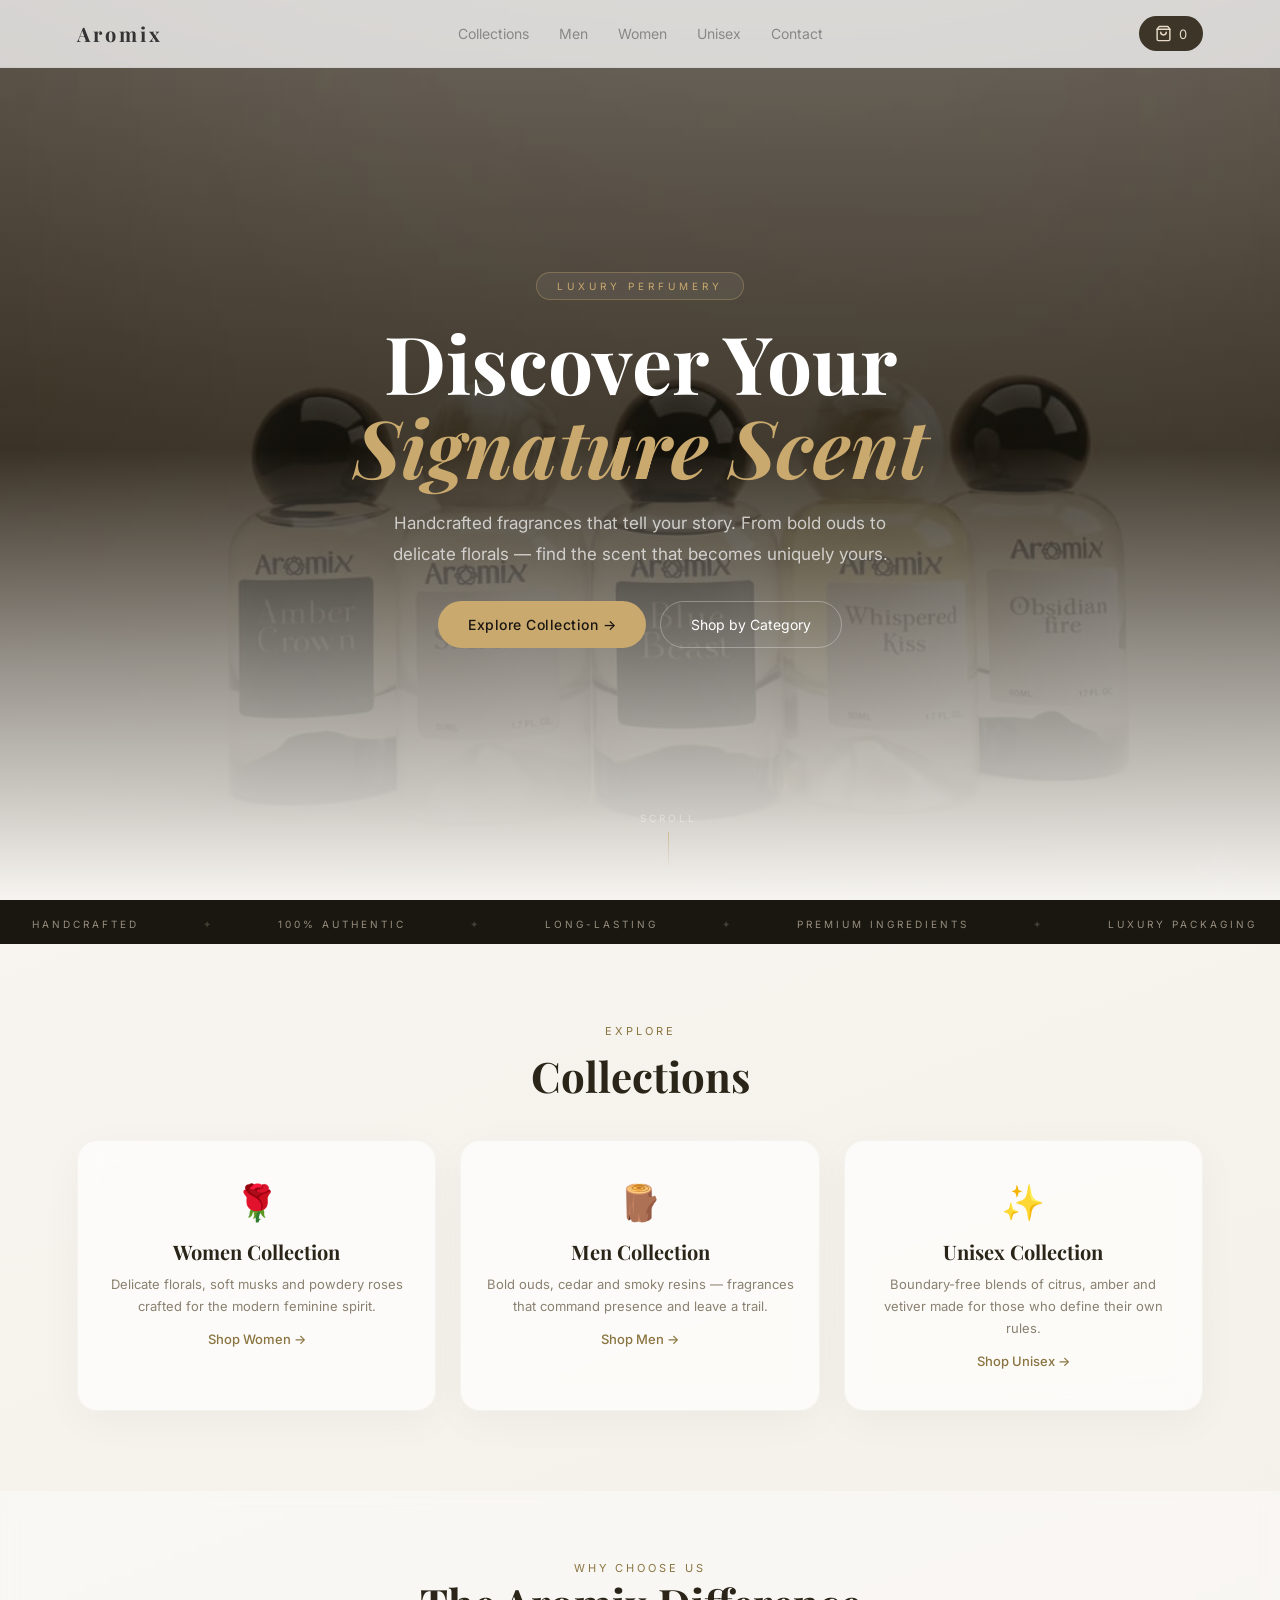
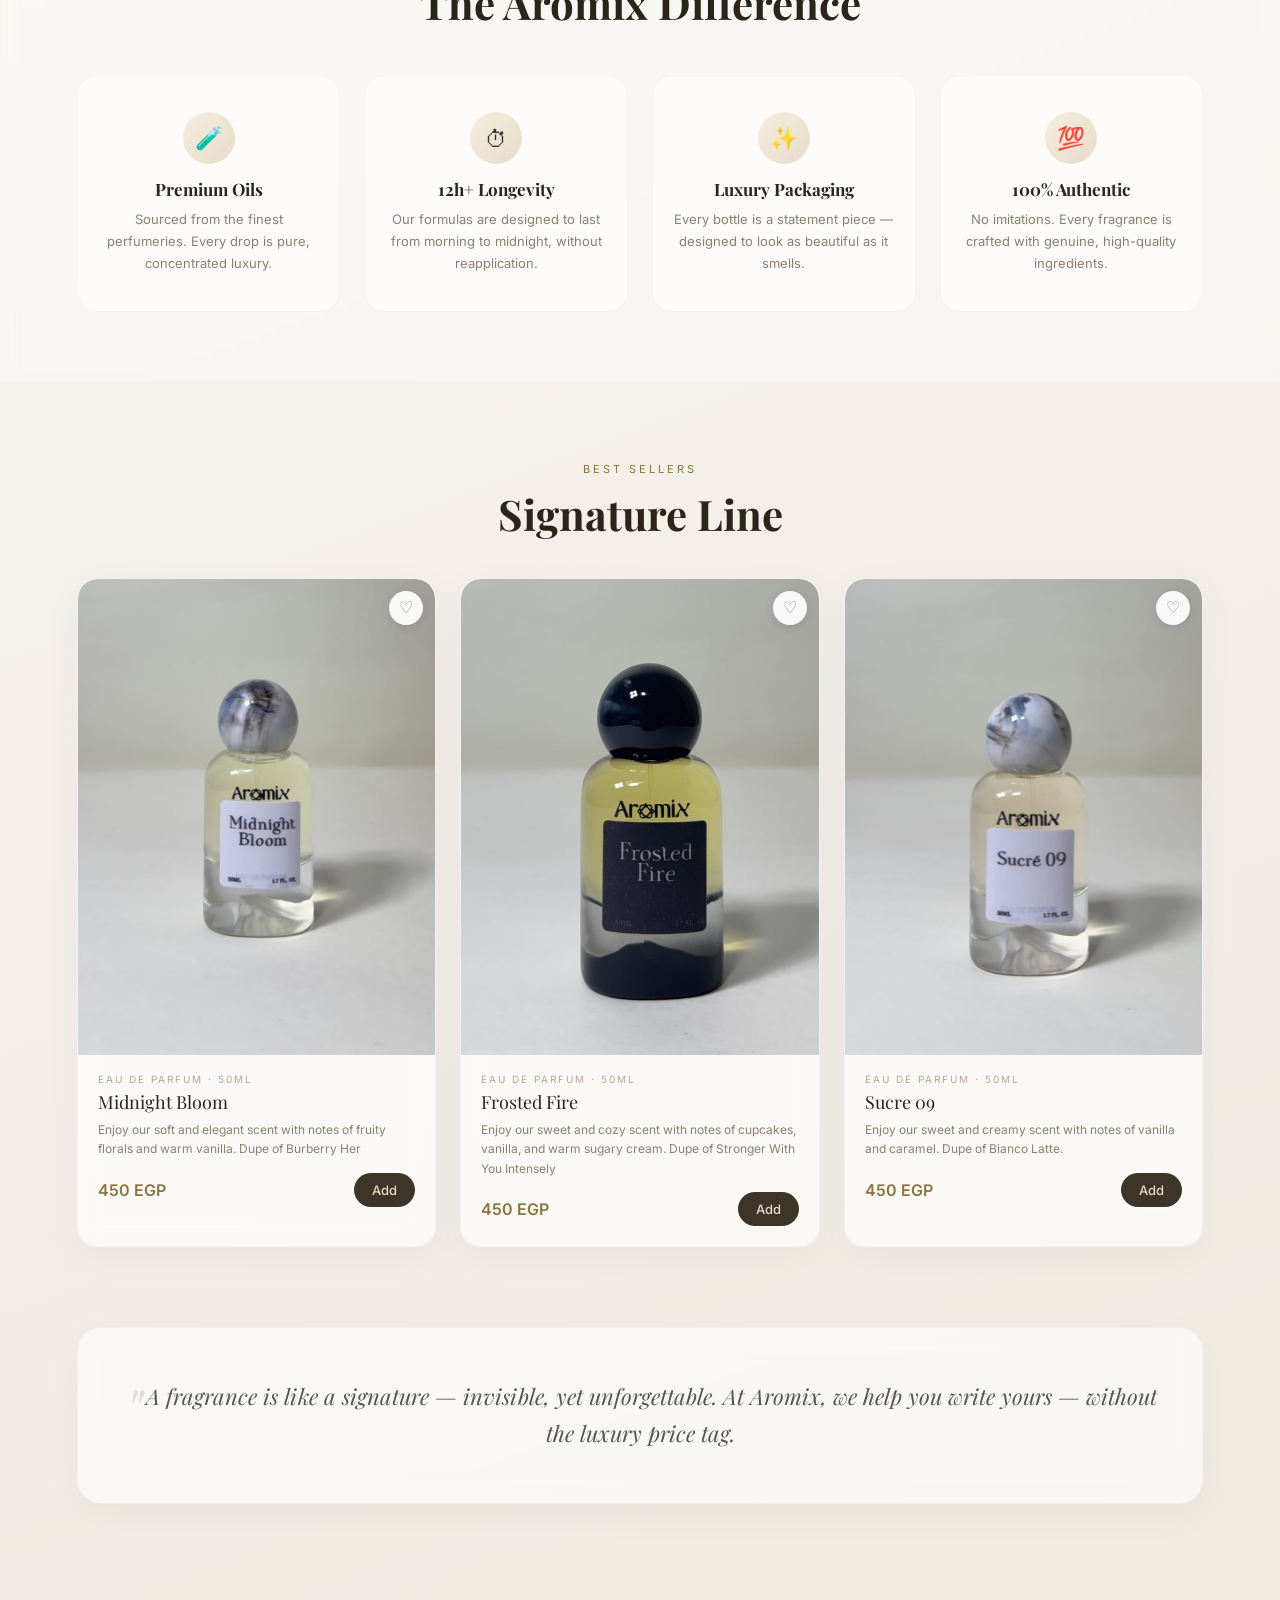
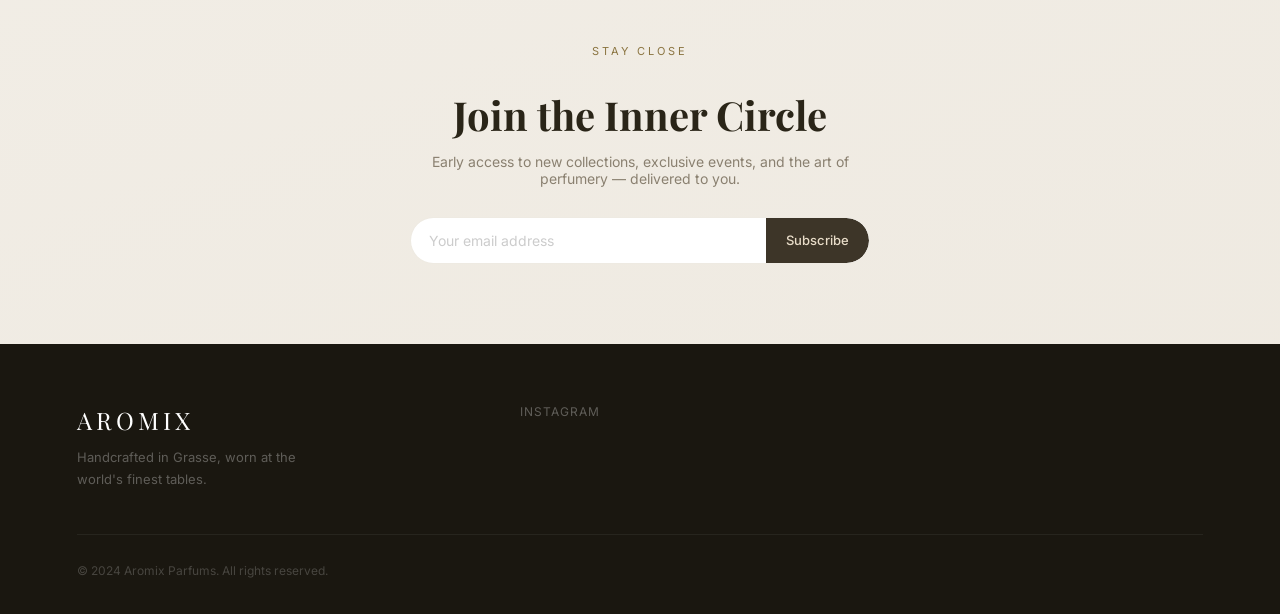
<file: index.html>
<!DOCTYPE html>
<html lang="en">

<head>
  <meta charset="UTF-8">
  <meta name="viewport" content="width=device-width, initial-scale=1.0">
  <title>Aromix — Luxury Perfumery</title>
  <meta name="description"
    content="Aromix — handcrafted luxury fragrances for men, women, and everyone in between. Discover your signature scent.">
  <link
    href="https://fonts.googleapis.com/css2?family=Playfair+Display:ital,wght@0,600;0,700;1,400;1,600&family=Inter:wght@300;400;500&display=swap"
    rel="stylesheet">
  <style>
    /* ─── RESET ─── */
    *,
    *::before,
    *::after {
      margin: 0;
      padding: 0;
      box-sizing: border-box;
    }

    /* ─── BODY ─── */
    body {
      font-family: 'Inter', sans-serif;
      background: linear-gradient(160deg, #faf8f4, #eee9e0);
      color: #333;
      overflow-x: hidden;
    }

    /* ─── NAV ─── */
    nav {
      display: flex;
      justify-content: space-between;
      align-items: center;
      padding: 16px 6%;
      position: fixed;
      width: 100%;
      z-index: 1000;
      backdrop-filter: blur(16px);
      background: rgba(250, 248, 244, 0.92);
      border-bottom: 1px solid rgba(0, 0, 0, 0.04);
      transition: background 0.3s, box-shadow 0.3s;
    }

    nav.scrolled {
      box-shadow: 0 4px 30px rgba(0, 0, 0, 0.06);
    }

    nav h1 {
      font-family: 'Playfair Display', serif;
      font-size: 20px;
      letter-spacing: 3px;
      cursor: pointer;
      color: #333;
    }

    .nav-links {
      display: flex;
      gap: 30px;
      position: absolute;
      left: 50%;
      transform: translateX(-50%);
    }

    .nav-links a {
      text-decoration: none;
      color: #888;
      font-size: 14px;
      cursor: pointer;
      position: relative;
      transition: color 0.3s;
    }

    .nav-links a:hover {
      color: #333;
    }

    .nav-links a::after {
      content: "";
      position: absolute;
      width: 0%;
      height: 1px;
      bottom: -5px;
      left: 0;
      background: #8a7440;
      transition: 0.3s;
    }

    .nav-links a:hover::after {
      width: 100%;
    }

    .cta {
      background: #3d3528;
      color: #e8dcc8;
      padding: 9px 16px;
      border-radius: 20px;
      cursor: pointer;
      font-size: 13px;
      transition: 0.3s;
      user-select: none;
      display: flex;
      align-items: center;
      gap: 7px;
    }

    .cta:hover {
      transform: scale(1.05);
      background: #524a38;
    }

    /* ─── HAMBURGER MENU ─── */
    /* Hamburger is handled by script.js */

    /* ─── HERO ─── */
    .hero {
      min-height: 100vh;
      display: flex;
      align-items: center;
      justify-content: center;
      position: relative;
      overflow: hidden;
      padding: 100px 6% 80px;
    }

    .hero::before {
      content: "";
      position: absolute;
      inset: 0;
      background: url('665819290_1307372234832945_7975198637622357040_n.jpg') center/cover no-repeat;
      filter: brightness(0.4) saturate(0.85);
      z-index: 0;
      animation: heroZoom 20s ease-in-out infinite alternate;
    }

    @keyframes heroZoom {
      from {
        transform: scale(1);
      }

      to {
        transform: scale(1.08);
      }
    }

    .hero::after {
      content: "";
      position: absolute;
      inset: 0;
      background: linear-gradient(180deg,
          rgba(250, 248, 244, 0.15) 0%,
          rgba(42, 37, 24, 0.4) 50%,
          rgba(250, 248, 244, 0.98) 100%);
      z-index: 1;
    }

    .hero-content {
      position: relative;
      z-index: 2;
      text-align: center;
      max-width: 750px;
      width: 100%;
      animation: fadeUp 1s ease both;
    }

    .hero-tag {
      font-size: 10px;
      letter-spacing: 4px;
      text-transform: uppercase;
      color: #c9a96e;
      margin-bottom: 20px;
      display: inline-block;
      padding: 7px 20px;
      border: 1px solid rgba(201, 169, 110, 0.35);
      border-radius: 30px;
      backdrop-filter: blur(8px);
      background: rgba(255, 255, 255, 0.06);
    }

    .hero-content h1 {
      font-family: 'Playfair Display', serif;
      font-size: clamp(38px, 9vw, 80px);
      line-height: 1.05;
      margin-bottom: 20px;
      color: #fff;
    }

    .hero-content h1 em {
      font-style: italic;
      color: #c9a96e;
    }

    .hero-desc {
      font-size: clamp(14px, 3.5vw, 17px);
      color: rgba(255, 255, 255, 0.7);
      line-height: 1.8;
      max-width: 520px;
      margin: 0 auto 32px;
    }

    .hero-buttons {
      display: flex;
      gap: 14px;
      justify-content: center;
      flex-wrap: wrap;
    }

    .btn-primary {
      padding: 14px 30px;
      background: #c9a96e;
      color: #1a1510;
      border: none;
      border-radius: 30px;
      cursor: pointer;
      font-size: 14px;
      font-weight: 500;
      font-family: 'Inter', sans-serif;
      letter-spacing: 0.5px;
      transition: 0.3s;
      white-space: nowrap;
    }

    .btn-primary:hover {
      transform: scale(1.06);
      box-shadow: 0 10px 40px rgba(201, 169, 110, 0.3);
    }

    .btn-secondary {
      padding: 14px 30px;
      background: transparent;
      color: #fff;
      border: 1.5px solid rgba(255, 255, 255, 0.3);
      border-radius: 30px;
      cursor: pointer;
      font-size: 14px;
      font-family: 'Inter', sans-serif;
      transition: 0.3s;
      white-space: nowrap;
    }

    .btn-secondary:hover {
      border-color: rgba(255, 255, 255, 0.7);
      transform: scale(1.04);
      background: rgba(255, 255, 255, 0.06);
    }

    .hero-scroll {
      position: absolute;
      bottom: 32px;
      left: 50%;
      transform: translateX(-50%);
      z-index: 2;
      color: rgba(255, 255, 255, 0.4);
      font-size: 10px;
      letter-spacing: 3px;
      text-transform: uppercase;
      display: flex;
      flex-direction: column;
      align-items: center;
      gap: 8px;
      animation: fadeUp 1.5s ease both;
    }

    .hero-scroll .scroll-line {
      width: 1px;
      height: 36px;
      background: linear-gradient(to bottom, rgba(201, 169, 110, 0.6), transparent);
      animation: scrollPulse 2s ease-in-out infinite;
    }

    @keyframes scrollPulse {

      0%,
      100% {
        opacity: 0.4;
        transform: scaleY(1);
      }

      50% {
        opacity: 1;
        transform: scaleY(1.2);
      }
    }

    /* ─── MARQUEE ─── */
    .marquee-bar {
      background: #1a1710;
      color: #e8dcc8;
      padding: 12px 0;
      overflow: hidden;
      white-space: nowrap;
    }

    .marquee-track {
      display: inline-flex;
      animation: marquee 22s linear infinite;
    }

    .marquee-track span {
      font-size: 10px;
      letter-spacing: 3px;
      text-transform: uppercase;
      padding: 0 2rem;
      opacity: 0.6;
    }

    .marquee-track .dot {
      opacity: 0.2;
    }

    @keyframes marquee {
      from {
        transform: translateX(0);
      }

      to {
        transform: translateX(-50%);
      }
    }

    /* ─── SECTIONS ─── */
    .section {
      padding: 80px 6%;
      text-align: center;
    }

    .section h3 {
      font-family: 'Playfair Display', serif;
      font-size: clamp(30px, 6vw, 42px);
      margin-bottom: 12px;
      color: #2a2518;
    }

    .section .sub {
      color: #8a7440;
      font-size: 11px;
      letter-spacing: 3px;
      margin-bottom: 10px;
      text-transform: uppercase;
    }

    /* ─── GRID ─── */
    .grid {
      display: grid;
      grid-template-columns: repeat(auto-fill, minmax(280px, 1fr));
      gap: 24px;
      margin-top: 36px;
    }

    .grid-3 {
      grid-template-columns: repeat(3, 1fr);
    }

    /* ─── CARDS ─── */
    .card {
      padding: 0;
      border-radius: 20px;
      background: rgba(255, 255, 255, 0.65);
      backdrop-filter: blur(12px);
      border: 1px solid rgba(138, 116, 64, 0.06);
      box-shadow: 0 10px 40px rgba(0, 0, 0, 0.04);
      transition: 0.4s;
      position: relative;
      overflow: hidden;
      text-align: left;
    }

    .card:hover {
      transform: translateY(-6px) scale(1.01);
      box-shadow: 0 20px 60px rgba(0, 0, 0, 0.08);
      border-color: rgba(138, 116, 64, 0.15);
    }

    /* ─── COLLECTION CARDS ─── */
    .col-card {
      text-align: center;
      padding: 40px 24px;
      cursor: pointer;
      text-decoration: none;
      color: inherit;
      display: block;
    }

    .col-icon {
      font-size: 2.2rem;
      margin-bottom: 14px;
    }

    .col-card h4 {
      font-family: 'Playfair Display', serif;
      font-size: 20px;
      margin-bottom: 8px;
      color: #2a2518;
    }

    .col-card p {
      font-size: 13px;
      color: #8a8070;
      line-height: 1.7;
    }

    .col-card .arrow {
      display: inline-block;
      margin-top: 14px;
      font-size: 13px;
      color: #8a7440;
      font-weight: 500;
      transition: 0.3s;
    }

    .col-card:hover .arrow {
      transform: translateX(6px);
    }

    /* ─── PRODUCT CARDS ─── */
    .product-card {
      cursor: pointer;
    }

    .product-visual {
      width: 100%;
      aspect-ratio: 3/4;
      border-radius: 20px 20px 0 0;
      display: flex;
      align-items: center;
      justify-content: center;
      overflow: hidden;
      position: relative;
      transition: 0.4s;
    }

    .product-card:hover .product-visual {
      transform: scale(1.02);
    }

    .product-img {
      width: 100%;
      height: 100%;
      object-fit: cover;
      object-position: center 40%;
      transition: transform 0.5s ease;
    }

    .product-card:hover .product-img {
      transform: scale(1.06);
    }

    .bg-warm {
      background: linear-gradient(160deg, #f5ede0, #e8d5b7);
    }

    .bg-cool {
      background: linear-gradient(160deg, #dde8f0, #bfd3e8);
    }

    .bg-rose {
      background: linear-gradient(160deg, #f5e0e4, #e8c4ca);
    }

    .bg-sage {
      background: linear-gradient(160deg, #e8ede4, #d0dcc8);
    }

    .bg-amber {
      background: linear-gradient(160deg, #f5eddd, #e8d2a0);
    }

    .bg-sand {
      background: linear-gradient(160deg, #ede8df, #d8cfc0);
    }

    .product-info {
      padding: 18px 20px 20px;
    }

    .product-label {
      font-size: 10px;
      letter-spacing: 2px;
      text-transform: uppercase;
      color: #b0a898;
      margin-bottom: 5px;
    }

    .product-name-txt {
      font-family: 'Playfair Display', serif;
      font-size: 18px;
      margin-bottom: 6px;
      color: #2a2518;
    }

    .product-desc {
      font-size: 12px;
      color: #8a8070;
      line-height: 1.6;
      margin-bottom: 14px;
    }

    .product-row {
      display: flex;
      justify-content: space-between;
      align-items: center;
    }

    .price {
      font-weight: 600;
      font-size: 16px;
      color: #8a7440;
    }

    .add-btn {
      padding: 9px 18px;
      border: none;
      background: #3d3528;
      color: #e8dcc8;
      border-radius: 20px;
      cursor: pointer;
      font-size: 13px;
      font-weight: 500;
      font-family: 'Inter', sans-serif;
      transition: 0.3s;
    }

    .add-btn:hover {
      transform: scale(1.08);
      background: #524a38;
    }

    /* ─── WHY AROMIX ─── */
    .why-section {
      padding: 70px 6%;
      background: rgba(255, 255, 255, 0.4);
      backdrop-filter: blur(8px);
    }

    .why-grid {
      display: grid;
      grid-template-columns: repeat(4, 1fr);
      gap: 24px;
      margin-top: 44px;
    }

    .why-card {
      text-align: center;
      padding: 36px 18px;
      border-radius: 20px;
      background: rgba(255, 255, 255, 0.5);
      border: 1px solid rgba(138, 116, 64, 0.06);
      transition: 0.4s;
    }

    .why-card:hover {
      transform: translateY(-6px);
      box-shadow: 0 16px 40px rgba(0, 0, 0, 0.06);
    }

    .why-icon {
      width: 52px;
      height: 52px;
      border-radius: 50%;
      background: linear-gradient(135deg, #f5ede0, #e8dcc8);
      display: flex;
      align-items: center;
      justify-content: center;
      margin: 0 auto 14px;
      font-size: 1.4rem;
    }

    .why-card h4 {
      font-family: 'Playfair Display', serif;
      font-size: 17px;
      margin-bottom: 8px;
      color: #2a2518;
    }

    .why-card p {
      font-size: 13px;
      color: #8a8070;
      line-height: 1.7;
    }

    /* ─── STORY ─── */
    .story-right {
      background: rgba(255, 255, 255, 0.6);
      backdrop-filter: blur(12px);
      border-radius: 24px;
      padding: 50px 40px;
      margin: 0 6% 60px;
      box-shadow: 0 10px 40px rgba(0, 0, 0, 0.04);
      text-align: center;
      border: 1px solid rgba(138, 116, 64, 0.06);
    }

    .story-right blockquote {
      font-family: 'Playfair Display', serif;
      font-style: italic;
      font-size: clamp(16px, 3vw, 22px);
      line-height: 1.7;
      color: #555;
    }

    .story-right blockquote::before {
      content: '"';
      font-size: 60px;
      color: #ddd;
      line-height: 0;
      vertical-align: -1.8rem;
      margin-right: 4px;
    }

    /* ─── NEWSLETTER ─── */
    .newsletter {
      padding: 80px 6%;
      text-align: center;
    }

    .newsletter h3 {
      font-family: 'Playfair Display', serif;
      font-size: clamp(28px, 6vw, 40px);
      margin-bottom: 12px;
      color: #2a2518;
    }

    .newsletter p {
      color: #8a8070;
      font-size: 14px;
      margin-bottom: 30px;
      max-width: 460px;
      margin-left: auto;
      margin-right: auto;
    }

    .nl-form {
      display: flex;
      max-width: 460px;
      margin: 0 auto;
      border: 1.5px solid rgba(138, 116, 64, 0.15);
      border-radius: 30px;
      overflow: hidden;
      background: white;
      transition: all 0.3s;
    }

    .nl-form:focus-within {
      box-shadow: 0 8px 30px rgba(138, 116, 64, 0.1);
      border-color: rgba(138, 116, 64, 0.4);
    }

    .nl-form input {
      flex: 1;
      border: none;
      outline: none;
      padding: 14px 18px;
      font-family: 'Inter', sans-serif;
      font-size: 14px;
      background: transparent;
      color: #333;
      min-width: 0;
    }

    .nl-form input::placeholder {
      color: #ccc;
    }

    .nl-form button {
      background: #3d3528;
      color: #e8dcc8;
      border: none;
      padding: 14px 20px;
      font-size: 13px;
      font-weight: 500;
      cursor: pointer;
      border-radius: 0 30px 30px 0;
      font-family: 'Inter', sans-serif;
      transition: 0.3s;
      white-space: nowrap;
    }

    .nl-form button:hover {
      background: #524a38;
    }

    /* ─── FOOTER ─── */
    footer {
      background: #1a1710;
      color: white;
      padding: 60px 6% 36px;
    }

    .footer-grid {
      display: grid;
      grid-template-columns: 2fr 1fr 1fr 1fr;
      gap: 36px;
      padding-bottom: 44px;
      border-bottom: 1px solid rgba(255, 255, 255, 0.06);
    }

    footer h4 {
      font-family: 'Playfair Display', serif;
      font-size: 15px;
      margin-bottom: 14px;
      letter-spacing: 1px;
    }

    .footer-brand-name {
      font-family: 'Playfair Display', serif;
      font-size: 24px;
      letter-spacing: 4px;
      margin-bottom: 10px;
    }

    .footer-tagline {
      font-size: 13px;
      color: rgba(255, 255, 255, 0.3);
      line-height: 1.7;
      max-width: 220px;
    }

    footer ul {
      list-style: none;
    }

    footer ul li {
      margin-bottom: 10px;
    }

    footer ul li a {
      text-decoration: none;
      color: rgba(255, 255, 255, 0.3);
      font-size: 13px;
      transition: color 0.3s;
    }

    footer ul li a:hover {
      color: #c9a96e;
    }

    .footer-bottom {
      display: flex;
      justify-content: space-between;
      align-items: center;
      padding-top: 28px;
      flex-wrap: wrap;
      gap: 12px;
    }

    .footer-copy {
      font-size: 12px;
      color: rgba(255, 255, 255, 0.2);
    }

    .footer-social {
      display: flex;
      gap: 20px;
    }

    .footer-social a {
      font-size: 12px;
      letter-spacing: 1px;
      text-transform: uppercase;
      color: rgba(255, 255, 255, 0.3);
      text-decoration: none;
      transition: color 0.3s;
    }

    .footer-social a:hover {
      color: #c9a96e;
    }

    /* ─── CART PANEL ─── */
    .cart-panel {
      position: fixed;
      right: -100%;
      top: 0;
      width: min(380px, 100%);
      height: 100%;
      background: #fff;
      padding: 28px 24px;
      transition: 0.4s;
      box-shadow: -10px 0 40px rgba(0, 0, 0, 0.08);
      z-index: 2000;
      overflow-y: auto;
      border-left: 1px solid rgba(138, 116, 64, 0.08);
    }

    .cart-panel.active {
      right: 0;
    }

    .cart-panel h3 {
      font-family: 'Playfair Display', serif;
      font-size: 22px;
      margin-bottom: 8px;
      color: #2a2518;
    }

    .cart-close {
      position: absolute;
      top: 22px;
      right: 22px;
      background: none;
      border: none;
      font-size: 22px;
      cursor: pointer;
      color: #aaa;
      transition: 0.2s;
    }

    .cart-close:hover {
      color: #333;
    }

    .cart-items {
      margin-top: 20px;
    }

    .cart-item {
      display: flex;
      justify-content: space-between;
      align-items: center;
      padding: 12px 0;
      border-bottom: 1px solid #f0ece6;
      font-size: 14px;
      animation: fadeUp 0.3s ease;
    }

    .cart-item-name {
      font-weight: 500;
      color: #2a2518;
    }

    .cart-item-price {
      color: #8a8070;
      font-size: 13px;
    }

    .cart-item-remove {
      background: none;
      border: none;
      color: #ccc;
      cursor: pointer;
      font-size: 16px;
      transition: color 0.2s;
    }

    .cart-item-remove:hover {
      color: #e00;
    }

    .cart-empty {
      color: #ccc;
      font-size: 14px;
      margin-top: 40px;
      text-align: center;
    }

    .cart-total {
      margin-top: 24px;
      display: flex;
      justify-content: space-between;
      font-weight: 600;
      font-size: 15px;
      padding-top: 16px;
      border-top: 1.5px solid #f0ece6;
      color: #2a2518;
    }

    .checkout-btn {
      width: 100%;
      margin-top: 18px;
      padding: 14px;
      background: #3d3528;
      color: #e8dcc8;
      border: none;
      border-radius: 25px;
      font-size: 14px;
      font-weight: 500;
      cursor: pointer;
      font-family: 'Inter', sans-serif;
      transition: 0.3s;
    }

    .checkout-btn:hover {
      background: #524a38;
      transform: scale(1.02);
    }

    /* ─── NOTIFICATION ─── */
    .notif {
      position: fixed;
      bottom: 24px;
      right: 24px;
      background: #3d3528;
      color: #e8dcc8;
      padding: 12px 20px;
      border-radius: 12px;
      font-size: 13px;
      font-weight: 500;
      opacity: 0;
      transform: translateY(20px);
      transition: 0.3s;
      z-index: 3000;
    }

    .notif.show {
      opacity: 1;
      transform: translateY(0);
    }

    /* ─── SCROLL ANIMATIONS ─── */
    .reveal {
      opacity: 0;
      transform: translateY(40px);
      transition: opacity 0.8s ease, transform 0.8s ease;
    }

    .reveal.visible {
      opacity: 1;
      transform: translateY(0);
    }

    /* ─── ANIMATIONS ─── */
    @keyframes fadeUp {
      from {
        opacity: 0;
        transform: translateY(30px);
      }

      to {
        opacity: 1;
        transform: translateY(0);
      }
    }

    /* ════════════════════════════════════════
       RESPONSIVE — TABLET (max 900px)
    ════════════════════════════════════════ */
    @media (max-width: 900px) {
      .nav-links {
        display: none;
      }

      .hero {
        min-height: 92vh;
        padding: 90px 6% 70px;
      }

      .grid-3 {
        grid-template-columns: repeat(2, 1fr);
      }

      .why-grid {
        grid-template-columns: repeat(2, 1fr);
      }

      .footer-grid {
        grid-template-columns: 1fr 1fr;
        gap: 28px;
      }

      .story-right {
        padding: 36px 28px;
      }
    }

    /* ════════════════════════════════════════
       RESPONSIVE — MOBILE (max 640px)
    ════════════════════════════════════════ */
    @media (max-width: 640px) {
      nav {
        padding: 14px 5%;
      }

      nav h1 {
        font-size: 18px;
        letter-spacing: 2px;
      }

      /* Hero */
      .hero {
        min-height: 100svh;
        padding: 80px 5% 80px;
        align-items: flex-end;
      }

      .hero-content {
        text-align: center;
        padding-bottom: 20px;
      }

      .hero-tag {
        font-size: 9px;
        padding: 6px 16px;
        letter-spacing: 3px;
      }

      .hero-desc {
        font-size: 14px;
        margin-bottom: 28px;
      }

      .hero-buttons {
        flex-direction: row;
        align-items: center;
        justify-content: center;
        gap: 10px;
        flex-wrap: wrap;
      }

      .btn-primary,
      .btn-secondary {
        padding: 12px 20px;
        font-size: 13px;
      }

      /* Sections */
      .section {
        padding: 50px 4%;
      }

      /* Collections — 2 side by side, 1 below */
      .grid-3 {
        grid-template-columns: 1fr 1fr;
        gap: 14px;
      }

      /* Make the 3rd collection card span full width */
      .grid-3 .card:nth-child(3) {
        grid-column: 1 / -1;
      }

      .col-card {
        padding: 24px 14px;
      }

      .col-card h4 {
        font-size: 15px;
      }

      .col-card p {
        font-size: 12px;
      }

      .col-icon {
        font-size: 1.8rem;
      }

      /* Products — 2 side by side */
      .grid {
        grid-template-columns: 1fr 1fr;
        gap: 14px;
      }

      .product-visual {
        aspect-ratio: 3/4;
      }

      .product-info {
        padding: 12px 12px 14px;
      }

      .product-name-txt {
        font-size: 14px;
      }

      .product-label {
        font-size: 9px;
      }

      .product-desc {
        font-size: 11px;
        margin-bottom: 10px;
        display: -webkit-box;
        -webkit-line-clamp: 2;
        -webkit-box-orient: vertical;
        overflow: hidden;
      }

      .price {
        font-size: 14px;
      }

      .add-btn {
        padding: 7px 12px;
        font-size: 11px;
      }

      /* Why section — 2 per row */
      .why-section {
        padding: 50px 4%;
      }

      .why-grid {
        grid-template-columns: 1fr 1fr;
        gap: 12px;
      }

      .why-card {
        padding: 22px 12px;
      }

      .why-card h4 {
        font-size: 13px;
      }

      .why-card p {
        font-size: 11px;
        line-height: 1.6;
      }

      .why-icon {
        width: 42px;
        height: 42px;
        font-size: 1.1rem;
        margin-bottom: 10px;
      }

      /* Story */
      .story-right {
        margin: 0 4% 40px;
        padding: 24px 18px;
      }

      /* Newsletter */
      .newsletter {
        padding: 50px 4%;
      }

      .nl-form {
        flex-direction: column;
        border-radius: 16px;
        overflow: hidden;
        max-width: 100%;
      }

      .nl-form input {
        padding: 14px 16px;
        width: 100%;
      }

      .nl-form button {
        border-radius: 0 0 16px 16px;
        padding: 14px;
        width: 100%;
        text-align: center;
      }

      /* Footer */
      .footer-grid {
        grid-template-columns: 1fr 1fr;
        gap: 24px;
      }

      .footer-tagline {
        max-width: 100%;
      }

      .footer-bottom {
        flex-direction: column;
        align-items: flex-start;
        gap: 14px;
      }

      /* Cart */
      .cart-panel {
        right: -100%;
        width: 100%;
      }

      /* Notification */
      .notif {
        bottom: 16px;
        right: 16px;
        left: 16px;
        text-align: center;
      }
    }

    /* ── Extra small (max 380px) ── */
    @media (max-width: 380px) {

      .grid,
      .grid-3 {
        grid-template-columns: 1fr 1fr;
        gap: 10px;
      }

      .grid-3 .card:nth-child(3) {
        grid-column: 1 / -1;
      }

      .hero-content h1 {
        font-size: 32px;
      }

      .product-name-txt {
        font-size: 13px;
      }
    }
  </style>
</head>

<body>

  <!-- NAV -->
  <nav id="mainNav">
    <h1 onclick="window.scrollTo({top:0,behavior:'smooth'})">Aromix</h1>
    <div class="nav-links">
      <a onclick="scrollToSection('collections')">Collections</a>
      <a href="men.html">Men</a>
      <a href="women.html">Women</a>
      <a href="unisex.html">Unisex</a>
      <a onclick="scrollToSection('newsletter')">Contact</a>
    </div>
    <div style="display:flex;align-items:center;gap:12px;margin-left:auto;">
      <div class="cta" onclick="toggleCart()">
        <svg width="17" height="17" viewBox="0 0 24 24" fill="none" stroke="#e8dcc8" stroke-width="2"
          stroke-linecap="round" stroke-linejoin="round">
          <path d="M6 2 3 6v14a2 2 0 0 0 2 2h14a2 2 0 0 0 2-2V6l-3-4z" />
          <line x1="3" y1="6" x2="21" y2="6" />
          <path d="M16 10a4 4 0 0 1-8 0" />
        </svg>
        <span id="count">0</span>
      </div>

    </div>
  </nav>

  <!-- HERO -->
  <section class="hero">
    <div class="hero-content">
      <span class="hero-tag">Luxury Perfumery</span>
      <h1>Discover Your<br><em>Signature Scent</em></h1>
      <p class="hero-desc">Handcrafted fragrances that tell your story. From bold ouds to delicate florals — find the
        scent that becomes uniquely yours.</p>
      <div class="hero-buttons">
        <button class="btn-primary" onclick="scrollToSection('products')">Explore Collection →</button>
        <button class="btn-secondary" onclick="scrollToSection('collections')">Shop by Category</button>
      </div>
    </div>
    <div class="hero-scroll">
      <span>Scroll</span>
      <div class="scroll-line"></div>
    </div>
  </section>

  <!-- MARQUEE -->
  <div class="marquee-bar">
    <div class="marquee-track">
      <span>Handcrafted</span><span class="dot">✦</span>
      <span>100% Authentic</span><span class="dot">✦</span>
      <span>Long-Lasting</span><span class="dot">✦</span>
      <span>Premium Ingredients</span><span class="dot">✦</span>
      <span>Luxury Packaging</span><span class="dot">✦</span>
      <span>Handcrafted</span><span class="dot">✦</span>
      <span>100% Authentic</span><span class="dot">✦</span>
      <span>Long-Lasting</span><span class="dot">✦</span>
      <span>Premium Ingredients</span><span class="dot">✦</span>
      <span>Luxury Packaging</span><span class="dot">✦</span>
    </div>
  </div>

  <!-- COLLECTIONS -->
  <section class="section reveal" id="collections">
    <p class="sub">Explore</p>
    <h3>Collections</h3>
    <div class="grid grid-3">
      <a href="women.html" class="card col-card">
        <div class="col-icon">🌹</div>
        <h4>Women Collection</h4>
        <p>Delicate florals, soft musks and powdery roses crafted for the modern feminine spirit.</p>
        <span class="arrow">Shop Women →</span>
      </a>
      <a href="men.html" class="card col-card">
        <div class="col-icon">🪵</div>
        <h4>Men Collection</h4>
        <p>Bold ouds, cedar and smoky resins — fragrances that command presence and leave a trail.</p>
        <span class="arrow">Shop Men →</span>
      </a>
      <a href="unisex.html" class="card col-card">
        <div class="col-icon">✨</div>
        <h4>Unisex Collection</h4>
        <p>Boundary-free blends of citrus, amber and vetiver made for those who define their own rules.</p>
        <span class="arrow">Shop Unisex →</span>
      </a>
    </div>
  </section>

  <!-- WHY AROMIX -->
  <div class="why-section reveal">
    <div style="text-align:center;">
      <p class="sub" style="color:#8a7440;font-size:11px;letter-spacing:3px;text-transform:uppercase;">Why Choose Us</p>
      <h3 style="font-family:'Playfair Display',serif;font-size:clamp(28px,6vw,42px);color:#2a2518;margin-bottom:12px;">
        The Aromix Difference</h3>
    </div>
    <div class="why-grid">
      <div class="why-card">
        <div class="why-icon">🧪</div>
        <h4>Premium Oils</h4>
        <p>Sourced from the finest perfumeries. Every drop is pure, concentrated luxury.</p>
      </div>
      <div class="why-card">
        <div class="why-icon">⏱</div>
        <h4>12h+ Longevity</h4>
        <p>Our formulas are designed to last from morning to midnight, without reapplication.</p>
      </div>
      <div class="why-card">
        <div class="why-icon">✨</div>
        <h4>Luxury Packaging</h4>
        <p>Every bottle is a statement piece — designed to look as beautiful as it smells.</p>
      </div>
      <div class="why-card">
        <div class="why-icon">💯</div>
        <h4>100% Authentic</h4>
        <p>No imitations. Every fragrance is crafted with genuine, high-quality ingredients.</p>
      </div>
    </div>
  </div>

  <!-- BEST SELLERS -->
  <section class="section reveal" id="products">
    <p class="sub">Best Sellers</p>
    <h3>Signature Line</h3>
    <div class="grid">

      <div class="card product-card">
        <div class="product-visual bg-warm">
          <img src="Midnight Bloom.jpeg" alt="Midnight Bloom" class="product-img" />
        </div>
        <div class="product-info">
          <p class="product-label">Eau de Parfum · 50ml</p>
          <p class="product-name-txt">Midnight Bloom</p>
          <p class="product-desc">
            Enjoy our soft and elegant scent with notes of fruity florals and warm vanilla.
            Dupe of Burberry Her
          </p>
          <div class="product-row">
            <span class="price">450 EGP</span>
            <button class="add-btn" data-name="Midnight Bloom" data-price="450">Add</button>
          </div>
        </div>
      </div>

      <div class="card product-card">
        <div class="product-visual bg-sand">
          <img src="frosted fire 2.jpeg" alt="Frosted Fire" class="product-img" />
        </div>
        <div class="product-info">
          <p class="product-label">Eau de Parfum · 50ml</p>
          <p class="product-name-txt">Frosted Fire</p>
          <p class="product-desc">
            Enjoy our sweet and cozy scent with notes of cupcakes, vanilla, and warm sugary cream.
            Dupe of Stronger With You Intensely
          </p>
          <div class="product-row">
            <span class="price">450 EGP</span>
            <button class="add-btn" data-name="Frosted Fire" data-price="450">Add</button>
          </div>
        </div>
      </div>

      <div class="card product-card">
        <div class="product-visual bg-rose">
          <img src="Sucre.jpeg" alt="Sucre 09" class="product-img" />
        </div>
        <div class="product-info">
          <p class="product-label">Eau de Parfum · 50ml</p>
          <p class="product-name-txt">Sucre 09</p>
          <p class="product-desc">
            Enjoy our sweet and creamy scent with notes of vanilla and caramel.
            Dupe of Bianco Latte.
          </p>
          <div class="product-row">
            <span class="price">450 EGP</span>
            <button class="add-btn" data-name="Sucre 09" data-price="450">Add</button>
          </div>
        </div>
      </div>

    </div>
  </section>

  <!-- STORY QUOTE -->
  <div class="story-right reveal">
    <blockquote>A fragrance is like a signature — invisible, yet unforgettable. At Aromix, we help you write yours —
      without the luxury price tag.
    </blockquote>
  </div>

  <!-- NEWSLETTER -->
  <section class="newsletter reveal" id="newsletter">
    <p class="sub" style="color:#8a7440;font-size:11px;letter-spacing:3px;text-transform:uppercase;">Stay Close</p>
    <h3>Join the Inner Circle</h3>
    <p>Early access to new collections, exclusive events, and the art of perfumery — delivered to you.</p>
    <div class="nl-form">
      <input type="email" placeholder="Your email address" id="nlEmail">
      <button onclick="subscribe()">Subscribe</button>
    </div>
  </section>

  <!-- FOOTER -->
  <footer>
    <div class="footer-grid">
      <div>
        <div class="footer-brand-name">AROMIX</div>
        <p class="footer-tagline">Handcrafted in Grasse, worn at the world's finest tables.</p>
      </div>
      <div>
        <div class="footer-social">
          <a href="https://www.instagram.com/aromix_eg?utm_source=ig_web_button_share_sheet&igsh=ZDNlZDc0MzIxNw=="
            Target="_blank">Instagram</a>
        </div>
      </div>
    </div>
    <div class="footer-bottom">
      <p class="footer-copy">© 2024 Aromix Parfums. All rights reserved.</p>
    </div>
  </footer>

  <!-- CART -->
  <div class="cart-panel" id="cartPanel">
    <button class="cart-close" onclick="toggleCart()">✕</button>
    <h3>Your Cart</h3>
    <div class="cart-items" id="cartItems">
      <p class="cart-empty" id="cartEmpty">Your cart is empty.</p>
    </div>
    <div class="cart-total">
      <span>Total</span>
      <span id="total">0 EGP</span>
    </div>
    <button class="checkout-btn" onclick="checkout()">Checkout →</button>
  </div>

  <!-- NOTIFICATION -->
  <div class="notif" id="notif">Added to cart ✓</div>

  <script src="script.js"></script>
  <script>
    // ─── NAV SCROLL SHADOW ───
    window.addEventListener('scroll', () => {
      document.getElementById('mainNav').classList.toggle('scrolled', window.scrollY > 60);
    });

    // ─── SCROLL REVEAL ───
    const revealObserver = new IntersectionObserver((entries) => {
      entries.forEach(entry => {
        if (entry.isIntersecting) entry.target.classList.add('visible');
      });
    }, { threshold: 0.12 });

    document.querySelectorAll('.reveal').forEach(el => revealObserver.observe(el));


  </script>

</body>

</html>
</file>
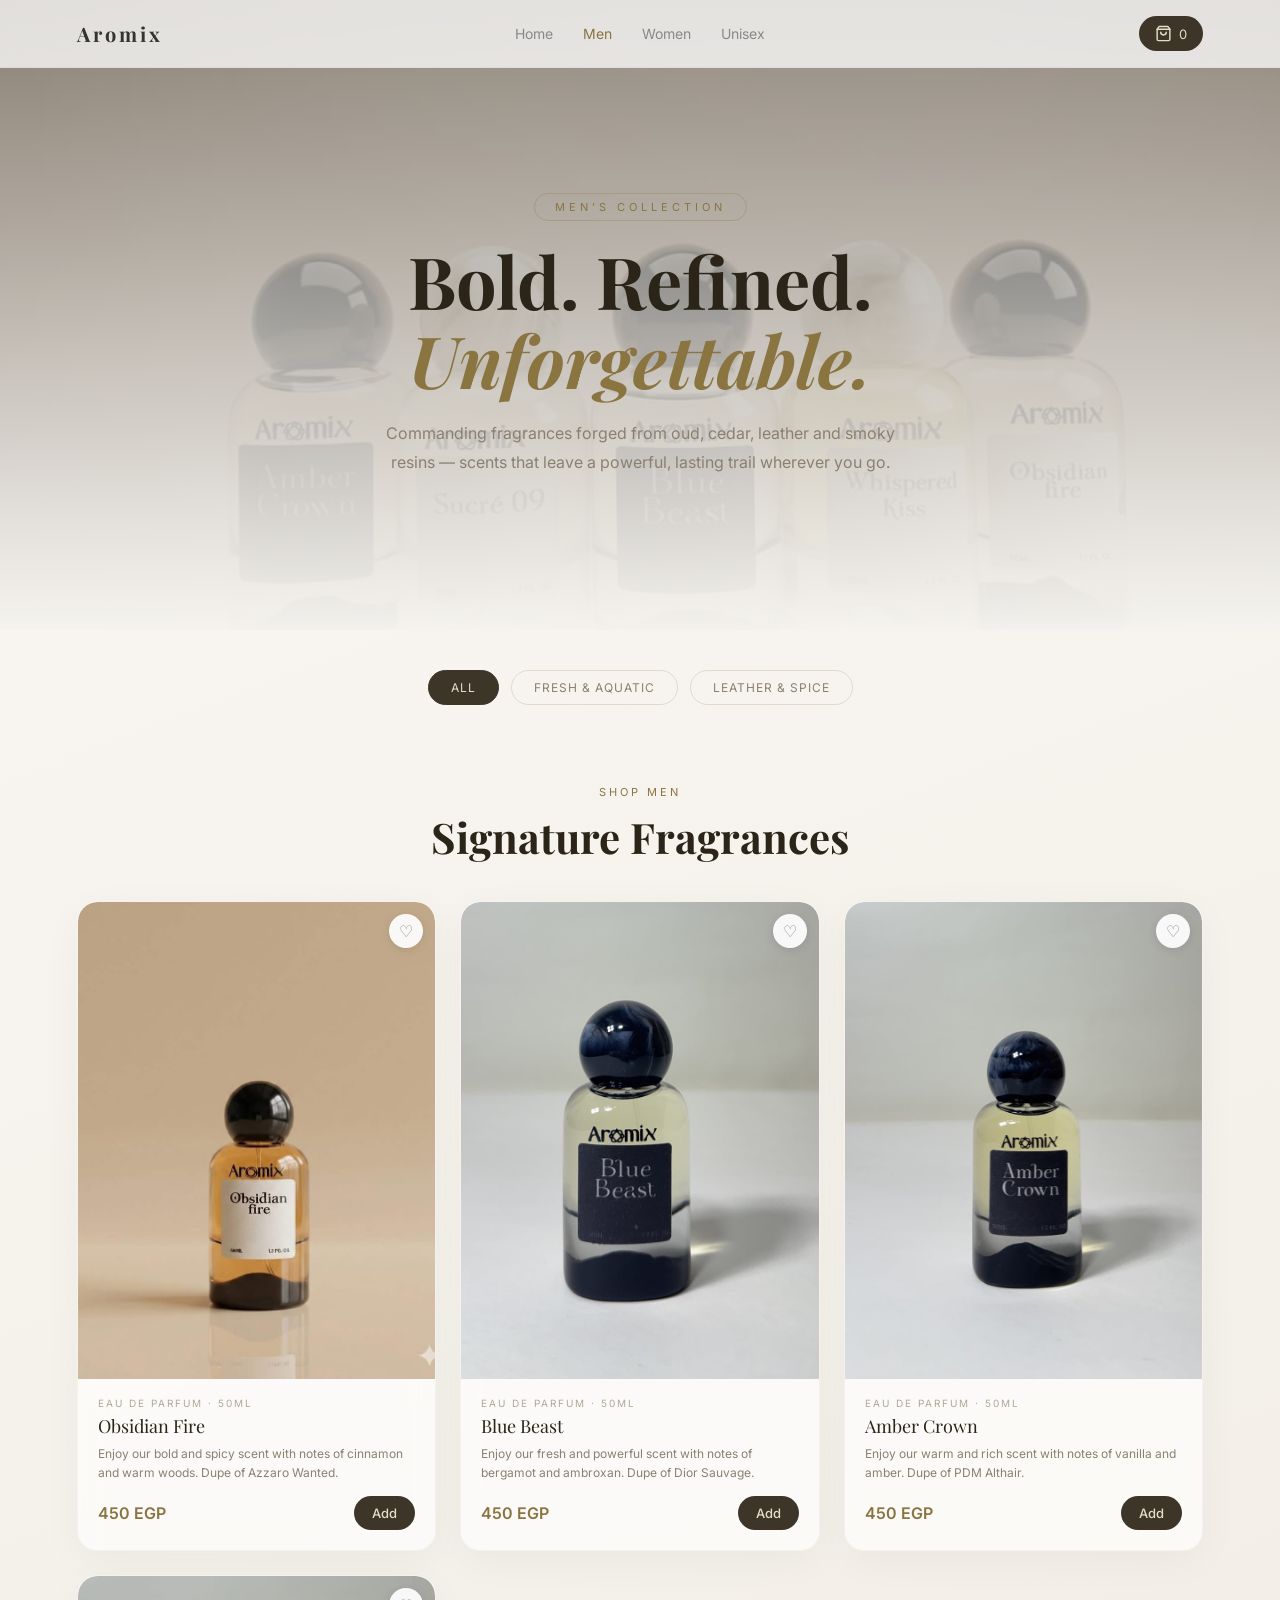
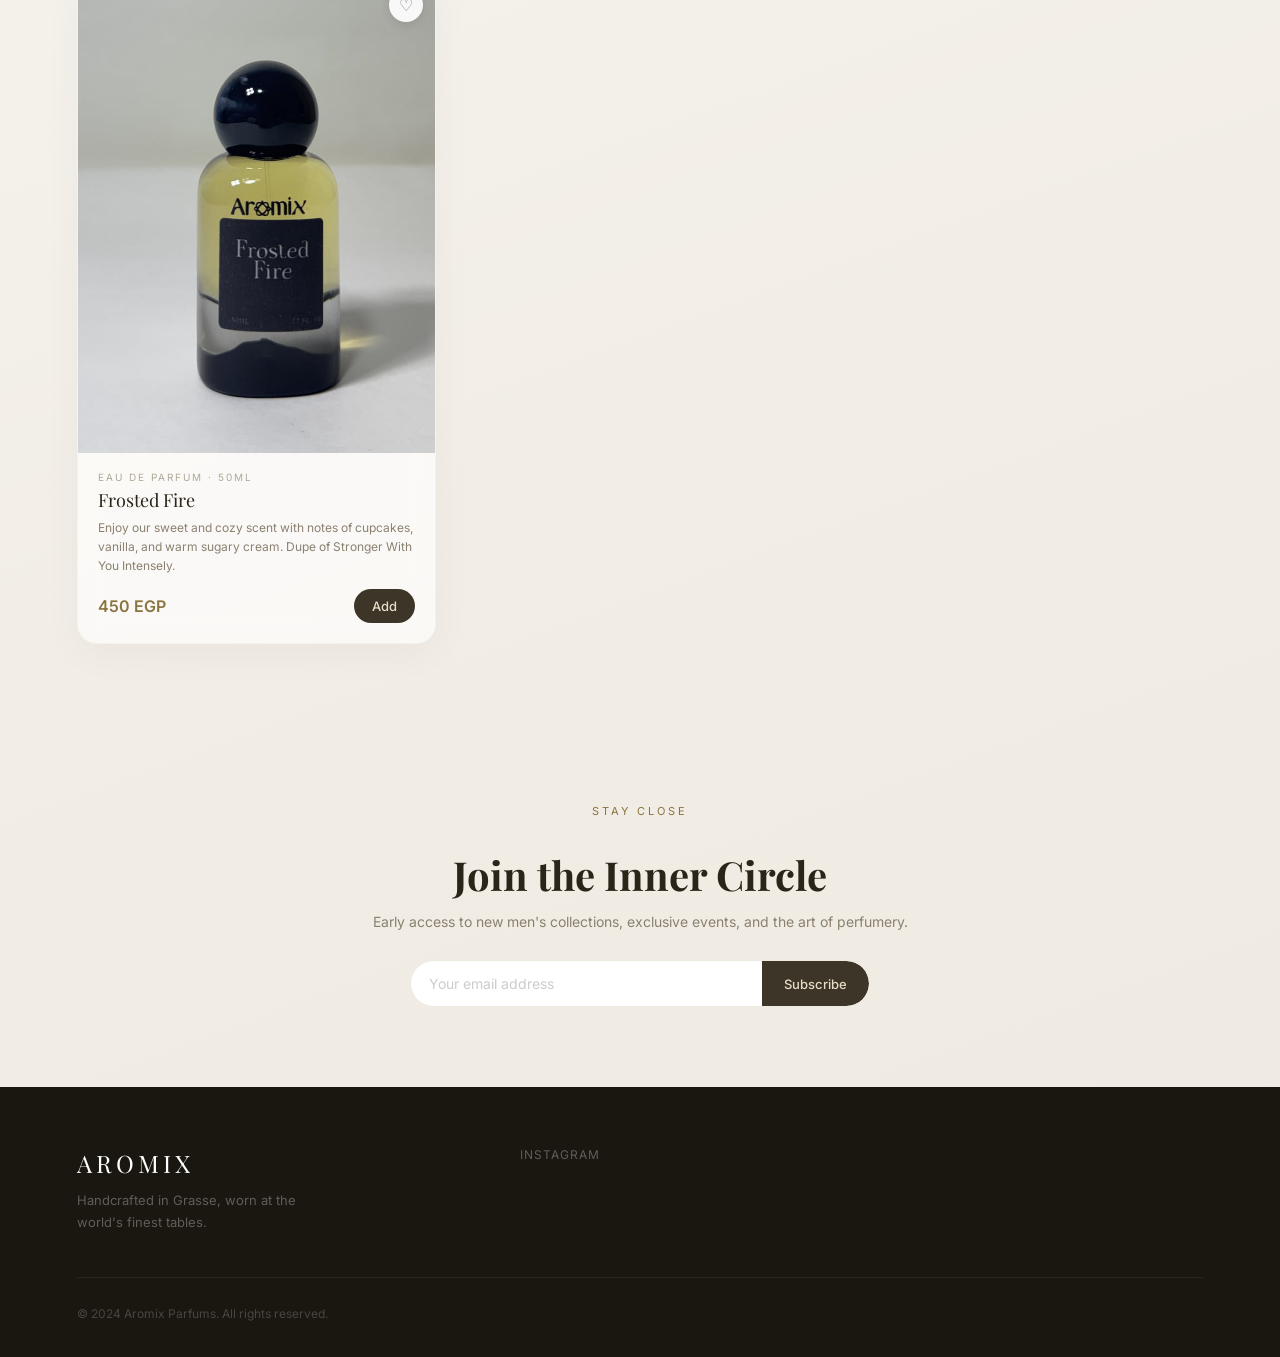
<file: men.html>
<!DOCTYPE html>
<html lang="en">

<head>
  <meta charset="UTF-8">
  <meta name="viewport" content="width=device-width, initial-scale=1.0">
  <title>Aromix — Men's Collection</title>
  <meta name="description"
    content="Bold ouds, cedar and smoky resins — discover the Aromix men's fragrance collection. Luxury scents that command presence.">
  <link
    href="https://fonts.googleapis.com/css2?family=Playfair+Display:ital,wght@0,600;0,700;1,400;1,600&family=Inter:wght@300;400;500&display=swap"
    rel="stylesheet">
  <style>
    /* ─── RESET ─── */
    *,
    *::before,
    *::after {
      margin: 0;
      padding: 0;
      box-sizing: border-box;
    }

    /* ─── BODY ─── */
    body {
      font-family: 'Inter', sans-serif;
      background: linear-gradient(160deg, #faf8f4, #eee9e0);
      color: #333;
      overflow-x: hidden;
    }

    /* ─── NAV ─── */
    nav {
      display: flex;
      justify-content: space-between;
      align-items: center;
      padding: 16px 6%;
      position: fixed;
      width: 100%;
      z-index: 1000;
      backdrop-filter: blur(16px);
      background: rgba(250, 248, 244, 0.92);
      border-bottom: 1px solid rgba(0, 0, 0, 0.04);
      transition: background 0.3s, box-shadow 0.3s;
    }

    .nav-links {
      display: flex;
      gap: 30px;
      position: absolute;
      left: 50%;
      transform: translateX(-50%);
    }

    nav h1 {
      font-family: 'Playfair Display', serif;
      font-size: 20px;
      letter-spacing: 3px;
      cursor: pointer;
      color: #333;
    }

    nav h1 a {
      color: inherit;
      text-decoration: none;
    }

    .nav-links {
      display: flex;
      gap: 30px;
    }

    .nav-links a {
      text-decoration: none;
      color: #888;
      font-size: 14px;
      cursor: pointer;
      position: relative;
      transition: color 0.3s;
    }

    .nav-links a:hover {
      color: #333;
    }

    .nav-links a.active {
      color: #8a7440;
    }

    .nav-links a::after {
      content: "";
      position: absolute;
      width: 0%;
      height: 1px;
      bottom: -5px;
      left: 0;
      background: #8a7440;
      transition: 0.3s;
    }

    .nav-links a:hover::after {
      width: 100%;
    }

    .cta {
      background: #3d3528;
      color: #e8dcc8;
      padding: 9px 16px;
      border-radius: 20px;
      cursor: pointer;
      font-size: 13px;
      transition: 0.3s;
      user-select: none;
      display: flex;
      align-items: center;
      gap: 7px;
      margin-left: auto;
    }

    .cta:hover {
      transform: scale(1.05);
      background: #524a38;
    }

    /* ─── PAGE HERO ─── */
    .page-hero {
      min-height: 70vh;
      display: flex;
      align-items: center;
      justify-content: center;
      position: relative;
      overflow: hidden;
      padding: 100px 6% 60px;
    }

    .page-hero::before {
      content: "";
      position: absolute;
      inset: 0;
      background: url('665819290_1307372234832945_7975198637622357040_n.jpg') center/cover no-repeat;
      filter: brightness(0.5) saturate(0.9);
      z-index: 0;
    }

    .page-hero::after {
      content: "";
      position: absolute;
      inset: 0;
      background: linear-gradient(180deg, rgba(250, 248, 244, 0.3) 0%, rgba(250, 248, 244, 0.97) 100%);
      z-index: 1;
    }

    .page-hero-content {
      position: relative;
      z-index: 2;
      text-align: center;
      max-width: 700px;
      animation: fadeUp 1s ease both;
    }

    .page-hero-tag {
      font-size: 11px;
      letter-spacing: 4px;
      text-transform: uppercase;
      color: #8a7440;
      margin-bottom: 20px;
      display: inline-block;
      padding: 6px 20px;
      border: 1px solid rgba(138, 116, 64, 0.3);
      border-radius: 30px;
    }

    .page-hero-content h1 {
      font-family: 'Playfair Display', serif;
      font-size: clamp(36px, 7vw, 72px);
      line-height: 1.1;
      margin-bottom: 20px;
      color: #2a2518;
    }

    .page-hero-content h1 em {
      font-style: italic;
      color: #8a7440;
    }

    .page-hero-desc {
      font-size: clamp(14px, 3vw, 16px);
      color: #8a8070;
      line-height: 1.8;
      max-width: 520px;
      margin: 0 auto;
    }

    /* ─── FILTER BAR ─── */
    .filter-bar {
      display: flex;
      justify-content: center;
      gap: 12px;
      padding: 40px 6% 0;
      flex-wrap: wrap;
    }

    .filter-btn {
      padding: 9px 22px;
      border: 1.5px solid rgba(138, 116, 64, 0.2);
      border-radius: 30px;
      background: transparent;
      color: #8a8070;
      font-size: 12px;
      letter-spacing: 1px;
      text-transform: uppercase;
      cursor: pointer;
      font-family: 'Inter', sans-serif;
      transition: all 0.3s;
    }

    .filter-btn:hover {
      border-color: #8a7440;
      color: #8a7440;
    }

    .filter-btn.active {
      background: #3d3528;
      border-color: #3d3528;
      color: #e8dcc8;
    }

    /* ─── SECTIONS ─── */
    .section {
      padding: 80px 6%;
      text-align: center;
    }

    .section h3 {
      font-family: 'Playfair Display', serif;
      font-size: clamp(28px, 5vw, 42px);
      margin-bottom: 12px;
      color: #2a2518;
    }

    .section .sub {
      color: #8a7440;
      font-size: 11px;
      letter-spacing: 3px;
      margin-bottom: 10px;
      text-transform: uppercase;
    }

    /* ─── GRID ─── */
    .grid {
      display: grid;
      grid-template-columns: repeat(auto-fill, minmax(280px, 1fr));
      gap: 24px;
      margin-top: 36px;
    }

    /* ─── CARDS ─── */
    .card {
      padding: 0;
      border-radius: 20px;
      background: rgba(255, 255, 255, 0.65);
      backdrop-filter: blur(12px);
      border: 1px solid rgba(138, 116, 64, 0.06);
      box-shadow: 0 10px 40px rgba(0, 0, 0, 0.04);
      transition: 0.4s;
      position: relative;
      overflow: hidden;
      text-align: left;
    }

    .card:hover {
      transform: translateY(-8px) scale(1.01);
      box-shadow: 0 20px 60px rgba(0, 0, 0, 0.08);
      border-color: rgba(138, 116, 64, 0.15);
    }

    .product-card {
      cursor: pointer;
    }

    .product-visual {
      width: 100%;
      aspect-ratio: 3/4;
      border-radius: 20px 20px 0 0;
      display: flex;
      align-items: center;
      justify-content: center;
      overflow: hidden;
      position: relative;
      transition: 0.4s;
    }

    .product-card:hover .product-visual {
      transform: scale(1.02);
    }

    .product-img {
      width: 100%;
      height: 100%;
      object-fit: cover;
      object-position: center 40%;
      transition: transform 0.5s ease;
    }

    .product-card:hover .product-img {
      transform: scale(1.06);
    }

    .bg-warm {
      background: linear-gradient(160deg, #f5ede0, #e8d5b7);
    }

    .bg-amber {
      background: linear-gradient(160deg, #f5eddd, #e8d2a0);
    }

    .bg-sage {
      background: linear-gradient(160deg, #e8ede4, #d0dcc8);
    }

    .bg-sand {
      background: linear-gradient(160deg, #ede8df, #d8cfc0);
    }

    .bg-cool {
      background: linear-gradient(160deg, #dde8f0, #bfd3e8);
    }

    .bg-stone {
      background: linear-gradient(160deg, #e5e2dc, #ccc6bb);
    }

    .product-info {
      padding: 18px 20px 20px;
    }

    .product-label {
      font-size: 10px;
      letter-spacing: 2px;
      text-transform: uppercase;
      color: #b0a898;
      margin-bottom: 5px;
    }

    .product-name-txt {
      font-family: 'Playfair Display', serif;
      font-size: 18px;
      margin-bottom: 6px;
      color: #2a2518;
    }

    .product-desc {
      font-size: 12px;
      color: #8a8070;
      line-height: 1.6;
      margin-bottom: 14px;
    }

    .product-row {
      display: flex;
      justify-content: space-between;
      align-items: center;
    }

    .price {
      font-weight: 600;
      font-size: 16px;
      color: #8a7440;
    }

    .add-btn {
      padding: 9px 18px;
      border: none;
      background: #3d3528;
      color: #e8dcc8;
      border-radius: 20px;
      cursor: pointer;
      font-size: 13px;
      font-weight: 500;
      font-family: 'Inter', sans-serif;
      transition: 0.3s;
    }

    .add-btn:hover {
      transform: scale(1.08);
      background: #524a38;
    }

    /* ─── NEWSLETTER ─── */
    .newsletter {
      padding: 80px 6%;
      text-align: center;
    }

    .newsletter h3 {
      font-family: 'Playfair Display', serif;
      font-size: clamp(26px, 5vw, 40px);
      margin-bottom: 12px;
      color: #2a2518;
    }

    .newsletter p {
      color: #8a8070;
      font-size: 14px;
      margin-bottom: 30px;
    }

    .nl-form {
      display: flex;
      max-width: 460px;
      margin: 0 auto;
      border: 1.5px solid rgba(138, 116, 64, 0.15);
      border-radius: 30px;
      overflow: hidden;
      background: white;
      transition: all 0.3s;
    }

    .nl-form:focus-within {
      box-shadow: 0 8px 30px rgba(138, 116, 64, 0.1);
      border-color: rgba(138, 116, 64, 0.4);
    }

    .nl-form input {
      flex: 1;
      border: none;
      outline: none;
      padding: 14px 18px;
      font-family: 'Inter', sans-serif;
      font-size: 14px;
      background: transparent;
      color: #333;
      min-width: 0;
    }

    .nl-form input::placeholder {
      color: #ccc;
    }

    .nl-form button {
      background: #3d3528;
      color: #e8dcc8;
      border: none;
      padding: 14px 22px;
      font-size: 13px;
      font-weight: 500;
      cursor: pointer;
      border-radius: 0 30px 30px 0;
      font-family: 'Inter', sans-serif;
      transition: 0.3s;
      white-space: nowrap;
    }

    .nl-form button:hover {
      background: #524a38;
    }

    /* ─── FOOTER ─── */
    footer {
      background: #1a1710;
      color: white;
      padding: 60px 6% 36px;
    }

    .footer-grid {
      display: grid;
      grid-template-columns: 2fr 1fr 1fr 1fr;
      gap: 36px;
      padding-bottom: 44px;
      border-bottom: 1px solid rgba(255, 255, 255, 0.06);
    }

    footer h4 {
      font-family: 'Playfair Display', serif;
      font-size: 15px;
      margin-bottom: 14px;
      letter-spacing: 1px;
    }

    .footer-brand-name {
      font-family: 'Playfair Display', serif;
      font-size: 24px;
      letter-spacing: 4px;
      margin-bottom: 10px;
    }

    .footer-tagline {
      font-size: 13px;
      color: rgba(255, 255, 255, 0.3);
      line-height: 1.7;
      max-width: 220px;
    }

    footer ul {
      list-style: none;
    }

    footer ul li {
      margin-bottom: 10px;
    }

    footer ul li a {
      text-decoration: none;
      color: rgba(255, 255, 255, 0.3);
      font-size: 13px;
      transition: color 0.3s;
    }

    footer ul li a:hover {
      color: #c9a96e;
    }

    .footer-bottom {
      display: flex;
      justify-content: space-between;
      align-items: center;
      padding-top: 28px;
      flex-wrap: wrap;
      gap: 12px;
    }

    .footer-copy {
      font-size: 12px;
      color: rgba(255, 255, 255, 0.2);
    }

    .footer-social {
      display: flex;
      gap: 20px;
    }

    .footer-social a {
      font-size: 12px;
      letter-spacing: 1px;
      text-transform: uppercase;
      color: rgba(255, 255, 255, 0.3);
      text-decoration: none;
      transition: color 0.3s;
    }

    .footer-social a:hover {
      color: #c9a96e;
    }

    /* ─── CART PANEL ─── */
    .cart-panel {
      position: fixed;
      right: -100%;
      top: 0;
      width: min(380px, 100%);
      height: 100%;
      background: #fff;
      padding: 28px 24px;
      transition: 0.4s;
      box-shadow: -10px 0 40px rgba(0, 0, 0, 0.08);
      z-index: 2000;
      overflow-y: auto;
      border-left: 1px solid rgba(138, 116, 64, 0.08);
    }

    .cart-panel.active {
      right: 0;
    }

    .cart-panel h3 {
      font-family: 'Playfair Display', serif;
      font-size: 22px;
      margin-bottom: 8px;
      color: #2a2518;
    }

    .cart-close {
      position: absolute;
      top: 22px;
      right: 22px;
      background: none;
      border: none;
      font-size: 22px;
      cursor: pointer;
      color: #aaa;
      transition: 0.2s;
    }

    .cart-close:hover {
      color: #333;
    }

    .cart-items {
      margin-top: 20px;
    }

    .cart-item {
      display: flex;
      justify-content: space-between;
      align-items: center;
      padding: 12px 0;
      border-bottom: 1px solid #f0ece6;
      font-size: 14px;
      animation: fadeUp 0.3s ease;
    }

    .cart-item-name {
      font-weight: 500;
      color: #2a2518;
    }

    .cart-item-price {
      color: #8a8070;
      font-size: 13px;
    }

    .cart-item-remove {
      background: none;
      border: none;
      color: #ccc;
      cursor: pointer;
      font-size: 16px;
      transition: color 0.2s;
    }

    .cart-item-remove:hover {
      color: #e00;
    }

    .cart-empty {
      color: #ccc;
      font-size: 14px;
      margin-top: 40px;
      text-align: center;
    }

    .cart-total {
      margin-top: 24px;
      display: flex;
      justify-content: space-between;
      font-weight: 600;
      font-size: 15px;
      padding-top: 16px;
      border-top: 1.5px solid #f0ece6;
      color: #2a2518;
    }

    .checkout-btn {
      width: 100%;
      margin-top: 18px;
      padding: 14px;
      background: #3d3528;
      color: #e8dcc8;
      border: none;
      border-radius: 25px;
      font-size: 14px;
      font-weight: 500;
      cursor: pointer;
      font-family: 'Inter', sans-serif;
      transition: 0.3s;
    }

    .checkout-btn:hover {
      background: #524a38;
      transform: scale(1.02);
    }

    /* ─── NOTIFICATION ─── */
    .notif {
      position: fixed;
      bottom: 24px;
      right: 24px;
      background: #3d3528;
      color: #e8dcc8;
      padding: 12px 20px;
      border-radius: 12px;
      font-size: 13px;
      font-weight: 500;
      opacity: 0;
      transform: translateY(20px);
      transition: 0.3s;
      z-index: 3000;
    }

    .notif.show {
      opacity: 1;
      transform: translateY(0);
    }

    /* ─── ANIMATIONS ─── */
    @keyframes fadeUp {
      from {
        opacity: 0;
        transform: translateY(30px);
      }

      to {
        opacity: 1;
        transform: translateY(0);
      }
    }

    /* ════════════════════════════════════════
       RESPONSIVE — TABLET (max 900px)
    ════════════════════════════════════════ */
    @media (max-width: 900px) {
      .nav-links {
        display: none;
      }

      .page-hero {
        min-height: 60vh;
        padding: 90px 6% 50px;
      }

      .footer-grid {
        grid-template-columns: 1fr 1fr;
        gap: 28px;
      }

      .grid {
        grid-template-columns: repeat(2, 1fr);
      }
    }

    /* ════════════════════════════════════════
       RESPONSIVE — MOBILE (max 640px)
    ════════════════════════════════════════ */
    @media (max-width: 640px) {
      nav {
        padding: 14px 5%;
      }

      nav h1 {
        font-size: 18px;
        letter-spacing: 2px;
      }

      /* Hero */
      .page-hero {
        min-height: 55vh;
        padding: 80px 5% 40px;
      }

      /* Filter bar */
      .filter-bar {
        padding: 28px 5% 0;
        gap: 8px;
      }

      .filter-btn {
        padding: 7px 14px;
        font-size: 11px;
      }

      /* Sections */
      .section {
        padding: 50px 4%;
      }

      /* Products — 2 side by side */
      .grid {
        grid-template-columns: 1fr 1fr;
        gap: 12px;
      }

      .product-visual {
        aspect-ratio: 3/4;
      }

      .product-info {
        padding: 12px 12px 14px;
      }

      .product-name-txt {
        font-size: 14px;
      }

      .product-label {
        font-size: 9px;
      }

      .product-desc {
        font-size: 11px;
        margin-bottom: 10px;
        display: -webkit-box;
        -webkit-line-clamp: 2;
        -webkit-box-orient: vertical;
        overflow: hidden;
      }

      .price {
        font-size: 14px;
      }

      .add-btn {
        padding: 7px 12px;
        font-size: 11px;
      }

      /* Newsletter */
      .newsletter {
        padding: 50px 4%;
      }

      .nl-form {
        flex-direction: column;
        border-radius: 16px;
      }

      .nl-form input {
        padding: 14px 16px;
      }

      .nl-form button {
        border-radius: 0 0 16px 16px;
        padding: 14px;
        width: 100%;
        text-align: center;
      }

      /* Footer */
      .footer-grid {
        grid-template-columns: 1fr 1fr;
        gap: 20px;
      }

      .footer-bottom {
        flex-direction: column;
        align-items: flex-start;
        gap: 12px;
      }

      /* Cart */
      .cart-panel {
        right: -100%;
        width: 100%;
      }

      /* Notification */
      .notif {
        bottom: 16px;
        right: 16px;
        left: 16px;
        text-align: center;
      }
    }

    /* ── Extra small (max 380px) ── */
    @media (max-width: 380px) {
      .grid {
        grid-template-columns: 1fr 1fr;
        gap: 10px;
      }

      .page-hero-content h1 {
        font-size: 30px;
      }

      .product-name-txt {
        font-size: 13px;
      }
    }
  </style>
</head>

<body>

  <!-- NAV -->
  <nav>
    <h1><a href="index.html">Aromix</a></h1>
    <div class="nav-links">
      <a href="index.html">Home</a>
      <a href="men.html" class="active">Men</a>
      <a href="women.html">Women</a>
      <a href="unisex.html">Unisex</a>
    </div>
    <div style="display:flex;align-items:center;gap:12px;margin-left:auto;">
      <div class="cta" onclick="toggleCart()">
        <svg width="17" height="17" viewBox="0 0 24 24" fill="none" stroke="#e8dcc8" stroke-width="2"
          stroke-linecap="round" stroke-linejoin="round">
          <path d="M6 2 3 6v14a2 2 0 0 0 2 2h14a2 2 0 0 0 2-2V6l-3-4z" />
          <line x1="3" y1="6" x2="21" y2="6" />
          <path d="M16 10a4 4 0 0 1-8 0" />
        </svg>
        <span id="count">0</span>
      </div>
    </div>
  </nav>

  <!-- HERO -->
  <section class="page-hero">
    <div class="page-hero-content">
      <span class="page-hero-tag">Men's Collection</span>
      <h1>Bold. Refined.<br><em>Unforgettable.</em></h1>
      <p class="page-hero-desc">Commanding fragrances forged from oud, cedar, leather and smoky resins — scents that
        leave a powerful, lasting trail wherever you go.</p>
    </div>
  </section>

  <!-- FILTER -->
  <div class="filter-bar">
    <button class="filter-btn active" data-filter="all" onclick="filterProducts('all')">All</button>
    <button class="filter-btn" data-filter="fresh" onclick="filterProducts('fresh')">Fresh & Aquatic</button>
    <button class="filter-btn" data-filter="leather" onclick="filterProducts('leather')">Leather & Spice</button>
  </div>

  <!-- PRODUCTS -->
  <section class="section" id="products">
    <p class="sub">Shop Men</p>
    <h3>Signature Fragrances</h3>
    <div class="grid">

      <div class="card product-card" data-category="oud">
        <div class="product-visual bg-sand">
          <img src="obsidian fire.jpg" alt="Obsidian fire" class="product-img" />
        </div>
        <div class="product-info">
          <p class="product-label">Eau de Parfum · 50ml</p>
          <p class="product-name-txt">Obsidian Fire</p>
          <p class="product-desc">
            Enjoy our bold and spicy scent with notes of cinnamon and warm woods.
            Dupe of Azzaro Wanted.
          </p>
          <div class="product-row">
            <span class="price">450 EGP</span>
            <button class="add-btn" data-name="Obsidian Fire" data-price="450">Add</button>
          </div>
        </div>
      </div>

      <div class="card product-card" data-category="fresh">
        <div class="product-visual bg-cool">
          <img src="blue beast.jpeg" alt="Blue Beast" class="product-img" />
        </div>
        <div class="product-info">
          <p class="product-label">Eau de Parfum · 50ml</p>
          <p class="product-name-txt">Blue Beast</p>
          <p class="product-desc">
            Enjoy our fresh and powerful scent with notes of bergamot and ambroxan.
            Dupe of Dior Sauvage.
          </p>
          <div class="product-row">
            <span class="price">450 EGP</span>
            <button class="add-btn" data-name="Blue Beast" data-price="450">Add</button>
          </div>
        </div>
      </div>

      <div class="card product-card" data-category="leather">
        <div class="product-visual bg-warm">
          <img src="amber crown.jpeg" alt="Amber Crown" class="product-img" />
        </div>
        <div class="product-info">
          <p class="product-label">Eau de Parfum · 50ml</p>
          <p class="product-name-txt">Amber Crown</p>
          <p class="product-desc">
            Enjoy our warm and rich scent with notes of vanilla and amber.
            Dupe of PDM Althair.
          </p>
          <div class="product-row">
            <span class="price">450 EGP</span>
            <button class="add-btn" data-name="Amber Crown" data-price="450">Add</button>
          </div>
        </div>
      </div>

      <div class="card product-card" data-category="oud">
        <div class="product-visual bg-stone">
          <img src="frosted fire 2.jpeg" alt="Frosted Fire" class="product-img" />
        </div>
        <div class="product-info">
          <p class="product-label">Eau de Parfum · 50ml</p>
          <p class="product-name-txt">Frosted Fire</p>
          <p class="product-desc">
            Enjoy our sweet and cozy scent with notes of cupcakes, vanilla, and warm sugary cream.
            Dupe of Stronger With You Intensely.
          </p>
          <div class="product-row">
            <span class="price">450 EGP</span>
            <button class="add-btn" data-name="Frosted Fire" data-price="450">Add</button>
          </div>
        </div>
      </div>

    </div>
  </section>

  <!-- NEWSLETTER -->
  <section class="newsletter" id="newsletter">
    <p class="sub" style="color:#8a7440;font-size:11px;letter-spacing:3px;text-transform:uppercase;">Stay Close</p>
    <h3>Join the Inner Circle</h3>
    <p>Early access to new men's collections, exclusive events, and the art of perfumery.</p>
    <div class="nl-form">
      <input type="email" placeholder="Your email address" id="nlEmail">
      <button onclick="subscribe('nlEmail')">Subscribe</button>
    </div>
  </section>

  <!-- FOOTER -->
  <footer>
    <div class="footer-grid">
      <div>
        <div class="footer-brand-name">AROMIX</div>
        <p class="footer-tagline">Handcrafted in Grasse, worn at the world's finest tables.</p>
      </div>
      <div>
        <div class="footer-social">
          <a href="https://www.instagram.com/aromix_eg?utm_source=ig_web_button_share_sheet&igsh=ZDNlZDc0MzIxNw=="
            Target="_blank">Instagram</a>
        </div>
      </div>
    </div>
    <div class="footer-bottom">
      <p class="footer-copy">© 2024 Aromix Parfums. All rights reserved.</p>
    </div>
  </footer>

  <!-- CART -->
  <div class="cart-panel" id="cartPanel">
    <button class="cart-close" onclick="toggleCart()">✕</button>
    <h3>Your Cart</h3>
    <div class="cart-items" id="cartItems">
      <p class="cart-empty" id="cartEmpty">Your cart is empty.</p>
    </div>
    <div class="cart-total">
      <span>Total</span>
      <span id="total">0 EGP</span>
    </div>
    <button class="checkout-btn" onclick="checkout()">Checkout →</button>
  </div>

  <!-- NOTIFICATION -->
  <div class="notif" id="notif">Added to cart ✓</div>

  <script src="script.js"></script>

</body>

</html>
</file>
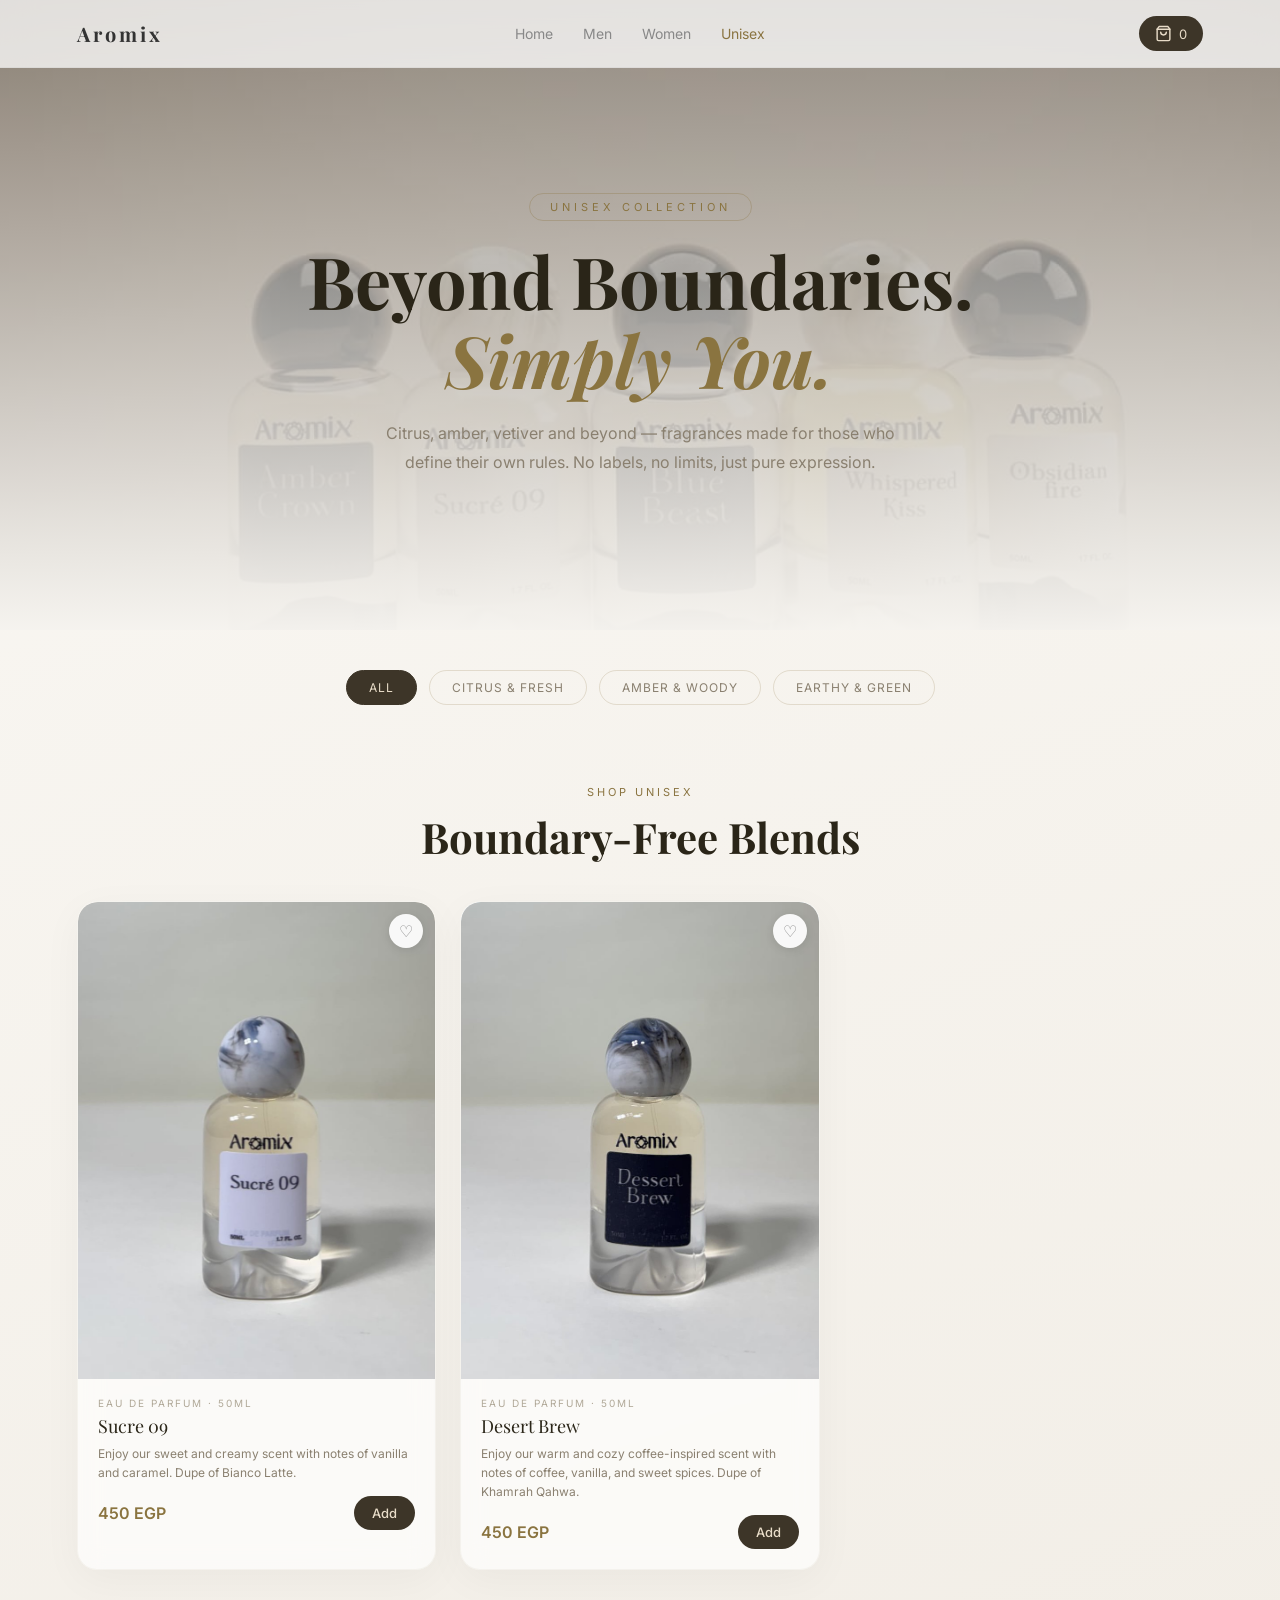
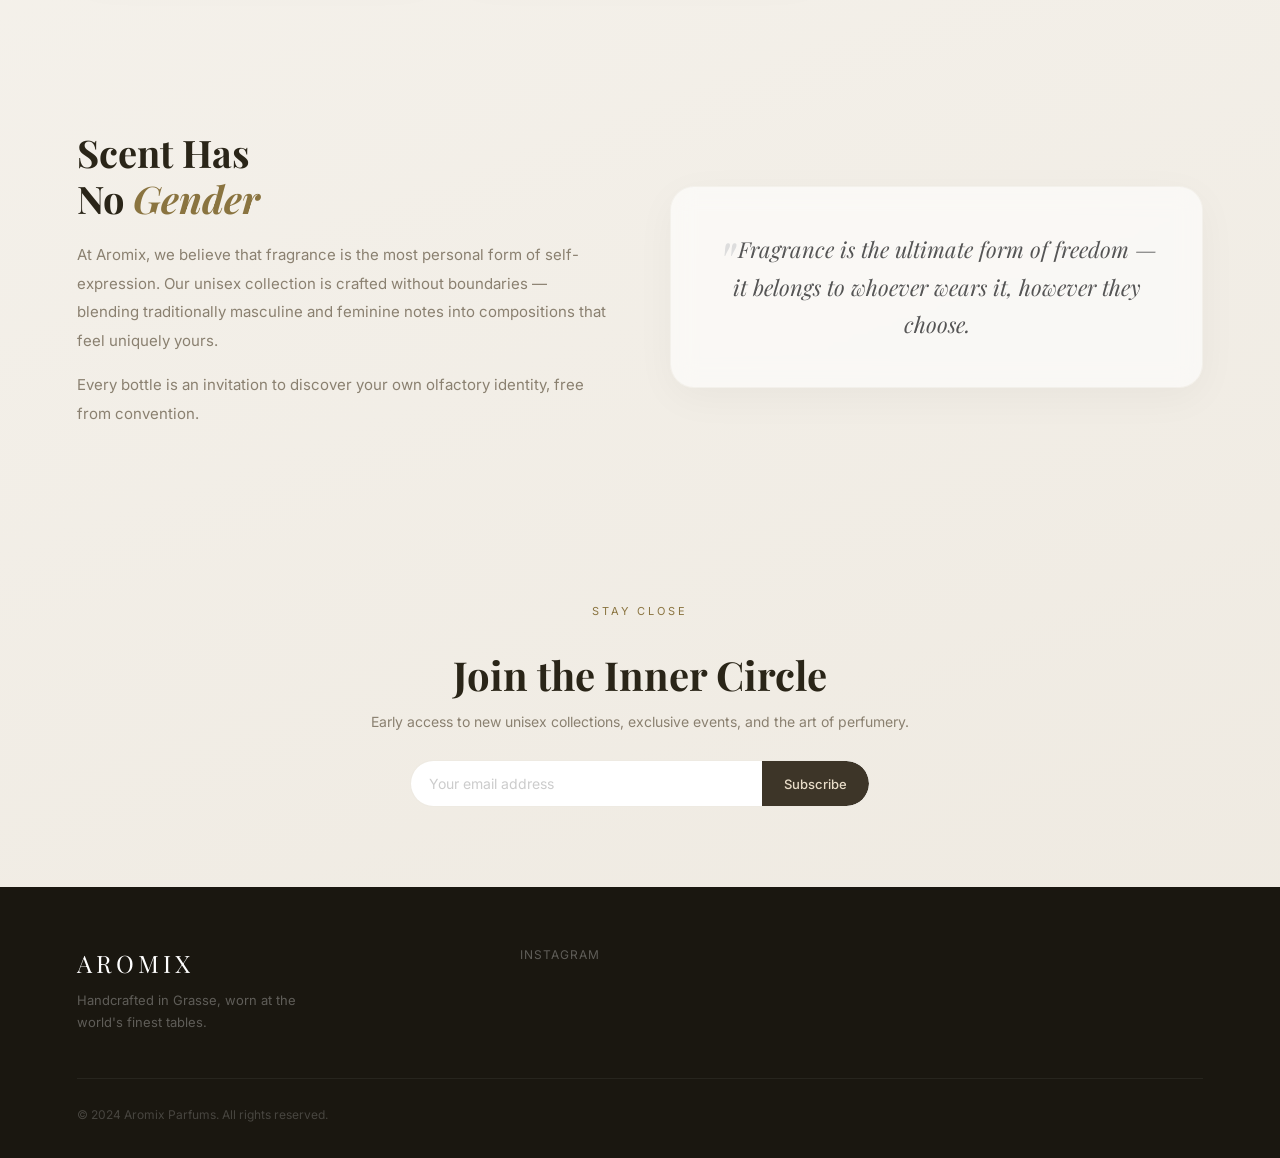
<file: unisex.html>
<!DOCTYPE html>
<html lang="en">

<head>
  <meta charset="UTF-8">
  <meta name="viewport" content="width=device-width, initial-scale=1.0">
  <title>Aromix — Unisex Collection</title>
  <meta name="description"
    content="Boundary-free blends of citrus, amber and vetiver — discover the Aromix unisex fragrance collection. For those who define their own rules.">
  <link
    href="https://fonts.googleapis.com/css2?family=Playfair+Display:ital,wght@0,600;0,700;1,400;1,600&family=Inter:wght@300;400;500&display=swap"
    rel="stylesheet">
  <style>
    /* ─── RESET ─── */
    *,
    *::before,
    *::after {
      margin: 0;
      padding: 0;
      box-sizing: border-box;
    }

    body {
      font-family: 'Inter', sans-serif;
      background: linear-gradient(160deg, #faf8f4, #eee9e0);
      color: #333;
      overflow-x: hidden;
    }

    /* ─── NAV ─── */
    nav {
      display: flex;
      justify-content: space-between;
      align-items: center;
      padding: 16px 6%;
      position: fixed;
      width: 100%;
      z-index: 1000;
      backdrop-filter: blur(16px);
      background: rgba(250, 248, 244, 0.92);
      border-bottom: 1px solid rgba(0, 0, 0, 0.04);
      transition: background 0.3s, box-shadow 0.3s;
    }

    .nav-links {
      display: flex;
      gap: 30px;
      position: absolute;
      left: 50%;
      transform: translateX(-50%);
    }

    nav h1 {
      font-family: 'Playfair Display', serif;
      font-size: 20px;
      letter-spacing: 3px;
      cursor: pointer;
      color: #333;
    }

    nav h1 a {
      color: inherit;
      text-decoration: none;
    }

    .nav-links {
      display: flex;
      gap: 30px;
    }

    .nav-links a {
      text-decoration: none;
      color: #888;
      font-size: 14px;
      cursor: pointer;
      position: relative;
      transition: color 0.3s;
    }

    .nav-links a:hover {
      color: #333;
    }

    .nav-links a.active {
      color: #8a7440;
    }

    .nav-links a::after {
      content: "";
      position: absolute;
      width: 0%;
      height: 1px;
      bottom: -5px;
      left: 0;
      background: #8a7440;
      transition: 0.3s;
    }

    .nav-links a:hover::after {
      width: 100%;
    }

    .cta {
      background: #3d3528;
      color: #e8dcc8;
      padding: 9px 16px;
      border-radius: 20px;
      cursor: pointer;
      font-size: 13px;
      transition: 0.3s;
      user-select: none;
      display: flex;
      align-items: center;
      gap: 7px;
      margin-left: auto;
    }

    .cta:hover {
      transform: scale(1.05);
      background: #524a38;
    }

    /* ─── PAGE HERO ─── */
    .page-hero {
      min-height: 70vh;
      display: flex;
      align-items: center;
      justify-content: center;
      position: relative;
      overflow: hidden;
      padding: 100px 6% 60px;
    }

    .page-hero::before {
      content: "";
      position: absolute;
      inset: 0;
      background: url('665819290_1307372234832945_7975198637622357040_n.jpg') center/cover no-repeat;
      filter: brightness(0.5) saturate(0.9);
      z-index: 0;
    }

    .page-hero::after {
      content: "";
      position: absolute;
      inset: 0;
      background: linear-gradient(180deg, rgba(250, 248, 244, 0.3) 0%, rgba(250, 248, 244, 0.97) 100%);
      z-index: 1;
    }

    .page-hero-content {
      position: relative;
      z-index: 2;
      text-align: center;
      max-width: 700px;
      animation: fadeUp 1s ease both;
    }

    .page-hero-tag {
      font-size: 11px;
      letter-spacing: 4px;
      text-transform: uppercase;
      color: #8a7440;
      margin-bottom: 20px;
      display: inline-block;
      padding: 6px 20px;
      border: 1px solid rgba(138, 116, 64, 0.3);
      border-radius: 30px;
    }

    .page-hero-content h1 {
      font-family: 'Playfair Display', serif;
      font-size: clamp(36px, 7vw, 72px);
      line-height: 1.1;
      margin-bottom: 20px;
      color: #2a2518;
    }

    .page-hero-content h1 em {
      font-style: italic;
      color: #8a7440;
    }

    .page-hero-desc {
      font-size: clamp(14px, 3vw, 16px);
      color: #8a8070;
      line-height: 1.8;
      max-width: 520px;
      margin: 0 auto;
    }

    /* ─── FILTER BAR ─── */
    .filter-bar {
      display: flex;
      justify-content: center;
      gap: 12px;
      padding: 40px 6% 0;
      flex-wrap: wrap;
    }

    .filter-btn {
      padding: 9px 22px;
      border: 1.5px solid rgba(138, 116, 64, 0.2);
      border-radius: 30px;
      background: transparent;
      color: #8a8070;
      font-size: 12px;
      letter-spacing: 1px;
      text-transform: uppercase;
      cursor: pointer;
      font-family: 'Inter', sans-serif;
      transition: all 0.3s;
    }

    .filter-btn:hover {
      border-color: #8a7440;
      color: #8a7440;
    }

    .filter-btn.active {
      background: #3d3528;
      border-color: #3d3528;
      color: #e8dcc8;
    }

    /* ─── SECTIONS ─── */
    .section {
      padding: 80px 6%;
      text-align: center;
    }

    .section h3 {
      font-family: 'Playfair Display', serif;
      font-size: clamp(28px, 5vw, 42px);
      margin-bottom: 12px;
      color: #2a2518;
    }

    .section .sub {
      color: #8a7440;
      font-size: 11px;
      letter-spacing: 3px;
      margin-bottom: 10px;
      text-transform: uppercase;
    }

    /* ─── GRID ─── */
    .grid {
      display: grid;
      grid-template-columns: repeat(auto-fill, minmax(280px, 1fr));
      gap: 24px;
      margin-top: 36px;
    }

    /* ─── CARDS ─── */
    .card {
      padding: 0;
      border-radius: 20px;
      background: rgba(255, 255, 255, 0.65);
      backdrop-filter: blur(12px);
      border: 1px solid rgba(138, 116, 64, 0.06);
      box-shadow: 0 10px 40px rgba(0, 0, 0, 0.04);
      transition: 0.4s;
      position: relative;
      overflow: hidden;
      text-align: left;
    }

    .card:hover {
      transform: translateY(-8px) scale(1.01);
      box-shadow: 0 20px 60px rgba(0, 0, 0, 0.08);
      border-color: rgba(138, 116, 64, 0.15);
    }

    .product-card {
      cursor: pointer;
    }

    .product-visual {
      width: 100%;
      aspect-ratio: 3/4;
      border-radius: 20px 20px 0 0;
      display: flex;
      align-items: center;
      justify-content: center;
      overflow: hidden;
      position: relative;
      transition: 0.4s;
    }

    .product-card:hover .product-visual {
      transform: scale(1.02);
    }

    .product-img {
      width: 100%;
      height: 100%;
      object-fit: cover;
      object-position: center 40%;
      transition: transform 0.5s ease;
    }

    .product-card:hover .product-img {
      transform: scale(1.06);
    }

    .bg-warm {
      background: linear-gradient(160deg, #f5ede0, #e8d5b7);
    }

    .bg-amber {
      background: linear-gradient(160deg, #f5eddd, #e8d2a0);
    }

    .bg-sage {
      background: linear-gradient(160deg, #e8ede4, #d0dcc8);
    }

    .bg-sand {
      background: linear-gradient(160deg, #ede8df, #d8cfc0);
    }

    .bg-cool {
      background: linear-gradient(160deg, #dde8f0, #bfd3e8);
    }

    .bg-stone {
      background: linear-gradient(160deg, #e5e2dc, #ccc6bb);
    }

    .product-info {
      padding: 18px 20px 20px;
    }

    .product-label {
      font-size: 10px;
      letter-spacing: 2px;
      text-transform: uppercase;
      color: #b0a898;
      margin-bottom: 5px;
    }

    .product-name-txt {
      font-family: 'Playfair Display', serif;
      font-size: 18px;
      margin-bottom: 6px;
      color: #2a2518;
    }

    .product-desc {
      font-size: 12px;
      color: #8a8070;
      line-height: 1.6;
      margin-bottom: 14px;
    }

    .product-row {
      display: flex;
      justify-content: space-between;
      align-items: center;
    }

    .price {
      font-weight: 600;
      font-size: 16px;
      color: #8a7440;
    }

    .add-btn {
      padding: 9px 18px;
      border: none;
      background: #3d3528;
      color: #e8dcc8;
      border-radius: 20px;
      cursor: pointer;
      font-size: 13px;
      font-weight: 500;
      font-family: 'Inter', sans-serif;
      transition: 0.3s;
    }

    .add-btn:hover {
      transform: scale(1.08);
      background: #524a38;
    }

    /* ─── PHILOSOPHY SECTION ─── */
    .philosophy {
      padding: 80px 6%;
      display: grid;
      grid-template-columns: 1fr 1fr;
      gap: 60px;
      align-items: center;
    }

    .philosophy-left h3 {
      font-family: 'Playfair Display', serif;
      font-size: clamp(26px, 4vw, 38px);
      line-height: 1.2;
      margin-bottom: 20px;
      color: #2a2518;
    }

    .philosophy-left h3 em {
      font-style: italic;
      color: #8a7440;
    }

    .philosophy-left p {
      font-size: 15px;
      color: #8a8070;
      line-height: 1.9;
      margin-bottom: 16px;
    }

    .philosophy-right {
      background: rgba(255, 255, 255, 0.6);
      backdrop-filter: blur(12px);
      border-radius: 24px;
      padding: 44px 36px;
      box-shadow: 0 10px 40px rgba(0, 0, 0, 0.04);
      text-align: center;
      border: 1px solid rgba(138, 116, 64, 0.06);
    }

    .philosophy-right blockquote {
      font-family: 'Playfair Display', serif;
      font-style: italic;
      font-size: clamp(16px, 3vw, 22px);
      line-height: 1.7;
      color: #555;
    }

    .philosophy-right blockquote::before {
      content: '"';
      font-size: 60px;
      color: #ddd;
      line-height: 0;
      vertical-align: -1.8rem;
      margin-right: 4px;
    }

    /* ─── NEWSLETTER ─── */
    .newsletter {
      padding: 80px 6%;
      text-align: center;
    }

    .newsletter h3 {
      font-family: 'Playfair Display', serif;
      font-size: clamp(26px, 5vw, 40px);
      margin-bottom: 12px;
      color: #2a2518;
    }

    .newsletter p {
      color: #8a8070;
      font-size: 14px;
      margin-bottom: 30px;
    }

    .nl-form {
      display: flex;
      max-width: 460px;
      margin: 0 auto;
      border: 1.5px solid rgba(138, 116, 64, 0.15);
      border-radius: 30px;
      overflow: hidden;
      background: white;
      transition: all 0.3s;
    }

    .nl-form:focus-within {
      box-shadow: 0 8px 30px rgba(138, 116, 64, 0.1);
      border-color: rgba(138, 116, 64, 0.4);
    }

    .nl-form input {
      flex: 1;
      border: none;
      outline: none;
      padding: 14px 18px;
      font-family: 'Inter', sans-serif;
      font-size: 14px;
      background: transparent;
      color: #333;
      min-width: 0;
    }

    .nl-form input::placeholder {
      color: #ccc;
    }

    .nl-form button {
      background: #3d3528;
      color: #e8dcc8;
      border: none;
      padding: 14px 22px;
      font-size: 13px;
      font-weight: 500;
      cursor: pointer;
      border-radius: 0 30px 30px 0;
      font-family: 'Inter', sans-serif;
      transition: 0.3s;
      white-space: nowrap;
    }

    .nl-form button:hover {
      background: #524a38;
    }

    /* ─── FOOTER ─── */
    footer {
      background: #1a1710;
      color: white;
      padding: 60px 6% 36px;
    }

    .footer-grid {
      display: grid;
      grid-template-columns: 2fr 1fr 1fr 1fr;
      gap: 36px;
      padding-bottom: 44px;
      border-bottom: 1px solid rgba(255, 255, 255, 0.06);
    }

    footer h4 {
      font-family: 'Playfair Display', serif;
      font-size: 15px;
      margin-bottom: 14px;
      letter-spacing: 1px;
    }

    .footer-brand-name {
      font-family: 'Playfair Display', serif;
      font-size: 24px;
      letter-spacing: 4px;
      margin-bottom: 10px;
    }

    .footer-tagline {
      font-size: 13px;
      color: rgba(255, 255, 255, 0.3);
      line-height: 1.7;
      max-width: 220px;
    }

    footer ul {
      list-style: none;
    }

    footer ul li {
      margin-bottom: 10px;
    }

    footer ul li a {
      text-decoration: none;
      color: rgba(255, 255, 255, 0.3);
      font-size: 13px;
      transition: color 0.3s;
    }

    footer ul li a:hover {
      color: #c9a96e;
    }

    .footer-bottom {
      display: flex;
      justify-content: space-between;
      align-items: center;
      padding-top: 28px;
      flex-wrap: wrap;
      gap: 12px;
    }

    .footer-copy {
      font-size: 12px;
      color: rgba(255, 255, 255, 0.2);
    }

    .footer-social {
      display: flex;
      gap: 20px;
    }

    .footer-social a {
      font-size: 12px;
      letter-spacing: 1px;
      text-transform: uppercase;
      color: rgba(255, 255, 255, 0.3);
      text-decoration: none;
      transition: color 0.3s;
    }

    .footer-social a:hover {
      color: #c9a96e;
    }

    /* ─── CART PANEL ─── */
    .cart-panel {
      position: fixed;
      right: -100%;
      top: 0;
      width: min(380px, 100%);
      height: 100%;
      background: #fff;
      padding: 28px 24px;
      transition: 0.4s;
      box-shadow: -10px 0 40px rgba(0, 0, 0, 0.08);
      z-index: 2000;
      overflow-y: auto;
      border-left: 1px solid rgba(138, 116, 64, 0.08);
    }

    .cart-panel.active {
      right: 0;
    }

    .cart-panel h3 {
      font-family: 'Playfair Display', serif;
      font-size: 22px;
      margin-bottom: 8px;
      color: #2a2518;
    }

    .cart-close {
      position: absolute;
      top: 22px;
      right: 22px;
      background: none;
      border: none;
      font-size: 22px;
      cursor: pointer;
      color: #aaa;
      transition: 0.2s;
    }

    .cart-close:hover {
      color: #333;
    }

    .cart-items {
      margin-top: 20px;
    }

    .cart-item {
      display: flex;
      justify-content: space-between;
      align-items: center;
      padding: 12px 0;
      border-bottom: 1px solid #f0ece6;
      font-size: 14px;
      animation: fadeUp 0.3s ease;
    }

    .cart-item-name {
      font-weight: 500;
      color: #2a2518;
    }

    .cart-item-price {
      color: #8a8070;
      font-size: 13px;
    }

    .cart-item-remove {
      background: none;
      border: none;
      color: #ccc;
      cursor: pointer;
      font-size: 16px;
      transition: color 0.2s;
    }

    .cart-item-remove:hover {
      color: #e00;
    }

    .cart-empty {
      color: #ccc;
      font-size: 14px;
      margin-top: 40px;
      text-align: center;
    }

    .cart-total {
      margin-top: 24px;
      display: flex;
      justify-content: space-between;
      font-weight: 600;
      font-size: 15px;
      padding-top: 16px;
      border-top: 1.5px solid #f0ece6;
      color: #2a2518;
    }

    .checkout-btn {
      width: 100%;
      margin-top: 18px;
      padding: 14px;
      background: #3d3528;
      color: #e8dcc8;
      border: none;
      border-radius: 25px;
      font-size: 14px;
      font-weight: 500;
      cursor: pointer;
      font-family: 'Inter', sans-serif;
      transition: 0.3s;
    }

    .checkout-btn:hover {
      background: #524a38;
      transform: scale(1.02);
    }

    /* ─── NOTIFICATION ─── */
    .notif {
      position: fixed;
      bottom: 24px;
      right: 24px;
      background: #3d3528;
      color: #e8dcc8;
      padding: 12px 20px;
      border-radius: 12px;
      font-size: 13px;
      font-weight: 500;
      opacity: 0;
      transform: translateY(20px);
      transition: 0.3s;
      z-index: 3000;
    }

    .notif.show {
      opacity: 1;
      transform: translateY(0);
    }

    /* ─── ANIMATIONS ─── */
    @keyframes fadeUp {
      from {
        opacity: 0;
        transform: translateY(30px);
      }

      to {
        opacity: 1;
        transform: translateY(0);
      }
    }

    /* ════════════════════════════════════════
       RESPONSIVE — TABLET (max 900px)
    ════════════════════════════════════════ */
    @media (max-width: 900px) {
      .nav-links {
        display: none;
      }

      .page-hero {
        min-height: 60vh;
        padding: 90px 6% 50px;
      }

      .footer-grid {
        grid-template-columns: 1fr 1fr;
        gap: 28px;
      }

      .grid {
        grid-template-columns: repeat(2, 1fr);
      }

      .philosophy {
        grid-template-columns: 1fr;
        gap: 40px;
      }
    }

    /* ════════════════════════════════════════
       RESPONSIVE — MOBILE (max 640px)
    ════════════════════════════════════════ */
    @media (max-width: 640px) {
      nav {
        padding: 14px 5%;
      }

      nav h1 {
        font-size: 18px;
        letter-spacing: 2px;
      }

      .page-hero {
        min-height: 55vh;
        padding: 80px 5% 40px;
      }

      .filter-bar {
        padding: 28px 5% 0;
        gap: 8px;
      }

      .filter-btn {
        padding: 7px 14px;
        font-size: 11px;
      }

      .section {
        padding: 50px 4%;
      }

      /* Products — 2 side by side */
      .grid {
        grid-template-columns: 1fr 1fr;
        gap: 12px;
      }

      .product-visual {
        aspect-ratio: 3/4;
      }

      .product-info {
        padding: 12px 12px 14px;
      }

      .product-name-txt {
        font-size: 14px;
      }

      .product-label {
        font-size: 9px;
      }

      .product-desc {
        font-size: 11px;
        margin-bottom: 10px;
        display: -webkit-box;
        -webkit-line-clamp: 2;
        -webkit-box-orient: vertical;
        overflow: hidden;
      }

      .price {
        font-size: 14px;
      }

      .add-btn {
        padding: 7px 12px;
        font-size: 11px;
      }

      /* Philosophy */
      .philosophy {
        padding: 50px 4%;
        gap: 28px;
      }

      .philosophy-right {
        padding: 24px 18px;
      }

      /* Newsletter */
      .newsletter {
        padding: 50px 4%;
      }

      .nl-form {
        flex-direction: column;
        border-radius: 16px;
      }

      .nl-form input {
        padding: 14px 16px;
      }

      .nl-form button {
        border-radius: 0 0 16px 16px;
        padding: 14px;
        width: 100%;
        text-align: center;
      }

      /* Footer */
      .footer-grid {
        grid-template-columns: 1fr 1fr;
        gap: 20px;
      }

      .footer-bottom {
        flex-direction: column;
        align-items: flex-start;
        gap: 12px;
      }

      /* Cart */
      .cart-panel {
        right: -100%;
        width: 100%;
        padding: 28px 24px;
      }

      .notif {
        bottom: 16px;
        right: 16px;
        left: 16px;
        text-align: center;
      }
    }

    /* ── Extra small (max 380px) ── */
    @media (max-width: 380px) {
      .grid {
        grid-template-columns: 1fr 1fr;
        gap: 10px;
      }

      .page-hero-content h1 {
        font-size: 30px;
      }

      .product-name-txt {
        font-size: 13px;
      }
    }
  </style>
</head>

<body>

  <!-- NAV -->
  <nav>
    <h1><a href="index.html">Aromix</a></h1>
    <div class="nav-links">
      <a href="index.html">Home</a>
      <a href="men.html">Men</a>
      <a href="women.html">Women</a>
      <a href="unisex.html" class="active">Unisex</a>
    </div>
    <div style="display:flex;align-items:center;gap:12px;margin-left:auto;">
      <div class="cta" onclick="toggleCart()">
        <svg width="17" height="17" viewBox="0 0 24 24" fill="none" stroke="#e8dcc8" stroke-width="2"
          stroke-linecap="round" stroke-linejoin="round">
          <path d="M6 2 3 6v14a2 2 0 0 0 2 2h14a2 2 0 0 0 2-2V6l-3-4z" />
          <line x1="3" y1="6" x2="21" y2="6" />
          <path d="M16 10a4 4 0 0 1-8 0" />
        </svg>
        <span id="count">0</span>
      </div>
    </div>
  </nav>

  <!-- HERO -->
  <section class="page-hero">
    <div class="page-hero-content">
      <span class="page-hero-tag">Unisex Collection</span>
      <h1>Beyond Boundaries.<br><em>Simply You.</em></h1>
      <p class="page-hero-desc">Citrus, amber, vetiver and beyond — fragrances made for those who define their own
        rules. No labels, no limits, just pure expression.</p>
    </div>
  </section>

  <!-- FILTER -->
  <div class="filter-bar">
    <button class="filter-btn active" data-filter="all" onclick="filterProducts('all')">All</button>
    <button class="filter-btn" data-filter="citrus" onclick="filterProducts('citrus')">Citrus & Fresh</button>
    <button class="filter-btn" data-filter="amber" onclick="filterProducts('amber')">Amber & Woody</button>
    <button class="filter-btn" data-filter="earthy" onclick="filterProducts('earthy')">Earthy & Green</button>
  </div>

  <!-- PRODUCTS -->
  <section class="section" id="products">
    <p class="sub">Shop Unisex</p>
    <h3>Boundary-Free Blends</h3>
    <div class="grid">

      <div class="card product-card" data-category="amber">
        <div class="product-visual bg-warm">
          <img src="Sucre.jpeg" alt="Sucre 09" class="product-img" />
        </div>
        <div class="product-info">
          <p class="product-label">Eau de Parfum · 50ml</p>
          <p class="product-name-txt">Sucre 09</p>
          <p class="product-desc">
            Enjoy our sweet and creamy scent with notes of vanilla and caramel.
            Dupe of Bianco Latte.
          </p>
          <div class="product-row">
            <span class="price">450 EGP</span>
            <button class="add-btn" data-name="Sucre 09" data-price="450">Add</button>
          </div>
        </div>
      </div>

      <div class="card product-card" data-category="citrus">
        <div class="product-visual bg-cool">
          <img src="desert drew.jpeg" alt="Desert Brew" class="product-img" />
        </div>
        <div class="product-info">
          <p class="product-label">Eau de Parfum · 50ml</p>
          <p class="product-name-txt">Desert Brew</p>
          <p class="product-desc">
            Enjoy our warm and cozy coffee-inspired scent with notes of coffee, vanilla, and sweet spices.
            Dupe of Khamrah Qahwa.
          </p>
          <div class="product-row">
            <span class="price">450 EGP</span>
            <button class="add-btn" data-name="Desert Brew" data-price="450">Add</button>
          </div>
        </div>
      </div>

    </div>
  </section>

  <!-- PHILOSOPHY -->
  <section class="philosophy">
    <div class="philosophy-left">
      <h3>Scent Has<br>No <em>Gender</em></h3>
      <p>At Aromix, we believe that fragrance is the most personal form of self-expression. Our unisex collection is
        crafted without boundaries — blending traditionally masculine and feminine notes into compositions that feel
        uniquely yours.</p>
      <p>Every bottle is an invitation to discover your own olfactory identity, free from convention.</p>
    </div>
    <div class="philosophy-right">
      <blockquote>Fragrance is the ultimate form of freedom — it belongs to whoever wears it, however they choose.
      </blockquote>
    </div>
  </section>

  <!-- NEWSLETTER -->
  <section class="newsletter" id="newsletter">
    <p class="sub" style="color:#8a7440;font-size:11px;letter-spacing:3px;text-transform:uppercase;">Stay Close</p>
    <h3>Join the Inner Circle</h3>
    <p>Early access to new unisex collections, exclusive events, and the art of perfumery.</p>
    <div class="nl-form">
      <input type="email" placeholder="Your email address" id="nlEmail">
      <button onclick="subscribe('nlEmail')">Subscribe</button>
    </div>
  </section>

  <!-- FOOTER -->
  <footer>
    <div class="footer-grid">
      <div>
        <div class="footer-brand-name">AROMIX</div>
        <p class="footer-tagline">Handcrafted in Grasse, worn at the world's finest tables.</p>
      </div>
      <div>
        <div class="footer-social">
          <a href="https://www.instagram.com/aromix_eg?utm_source=ig_web_button_share_sheet&igsh=ZDNlZDc0MzIxNw=="
            Target="_blank">Instagram</a>
        </div>
      </div>
    </div>
    <div class="footer-bottom">
      <p class="footer-copy">© 2024 Aromix Parfums. All rights reserved.</p>
    </div>
  </footer>

  <!-- CART -->
  <div class="cart-panel" id="cartPanel">
    <button class="cart-close" onclick="toggleCart()">✕</button>
    <h3>Your Cart</h3>
    <div class="cart-items" id="cartItems">
      <p class="cart-empty" id="cartEmpty">Your cart is empty.</p>
    </div>
    <div class="cart-total">
      <span>Total</span>
      <span id="total">0 EGP</span>
    </div>
    <button class="checkout-btn" onclick="checkout()">Checkout →</button>
  </div>

  <!-- NOTIFICATION -->
  <div class="notif" id="notif">Added to cart ✓</div>

  <script src="script.js"></script>

</body>

</html>
</file>
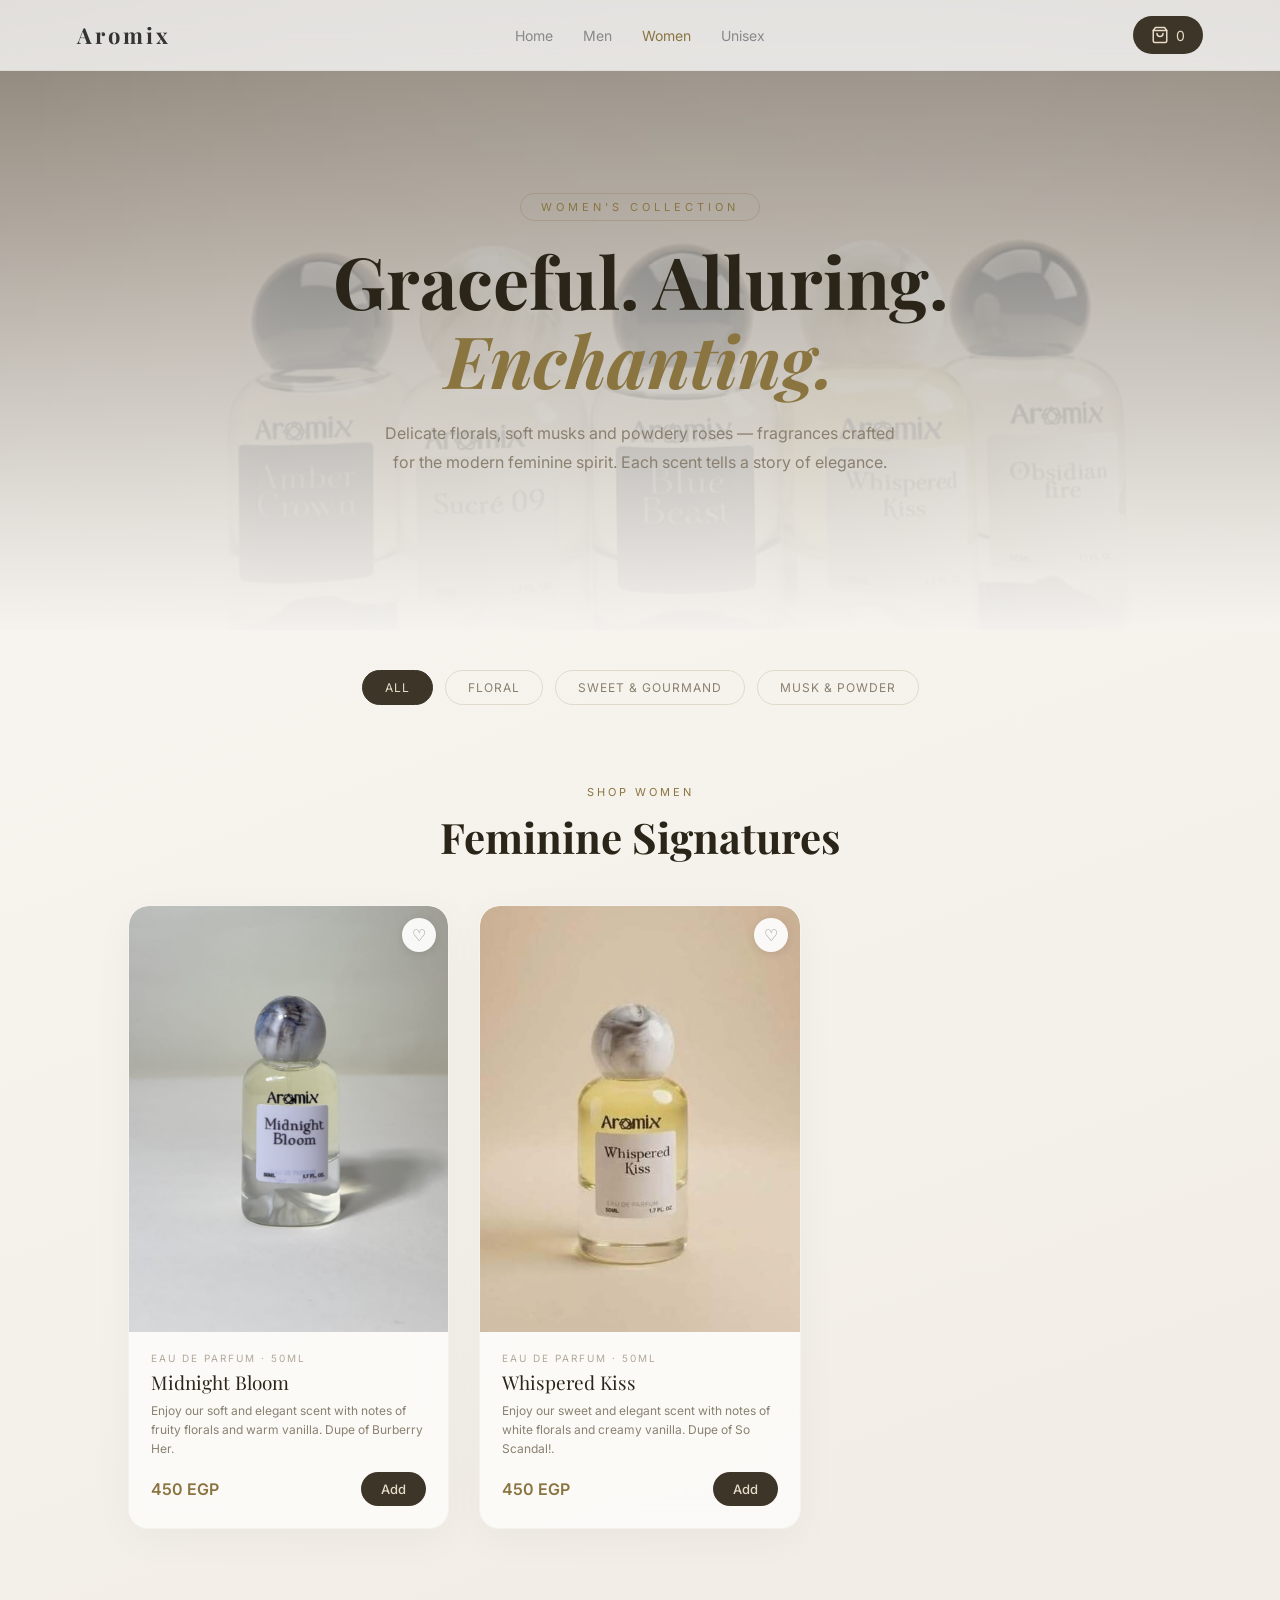
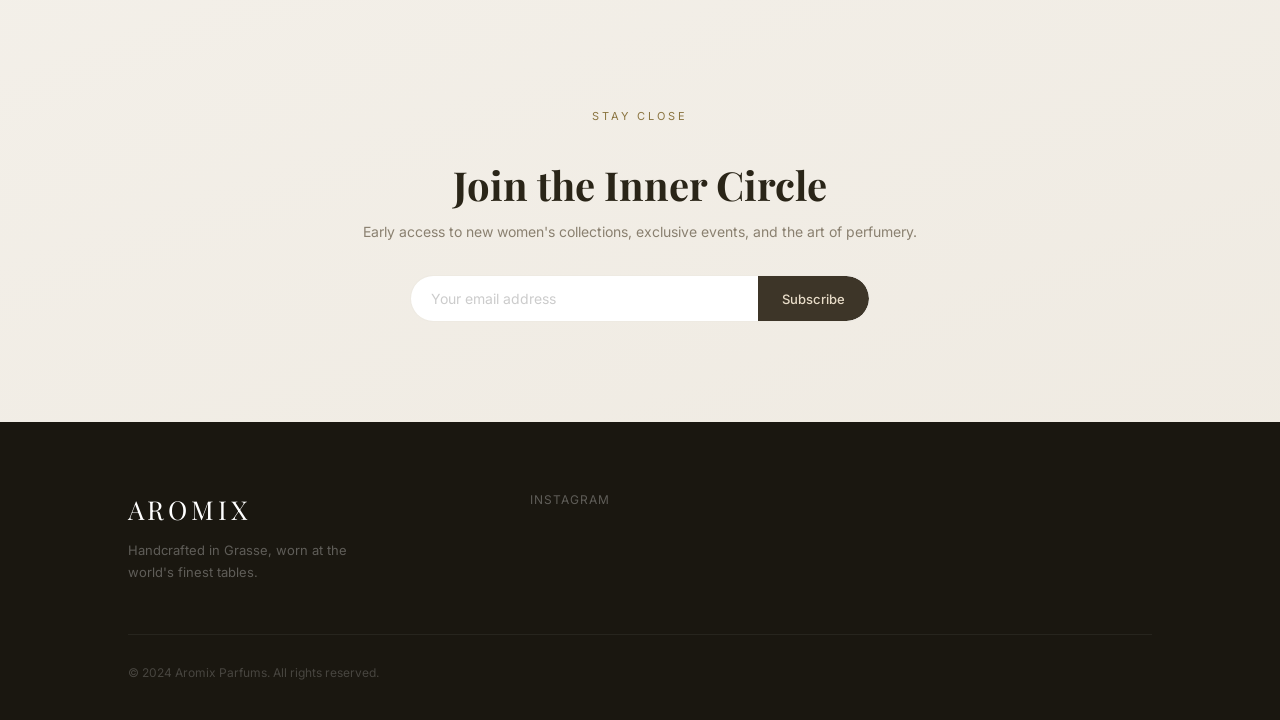
<file: women.html>
<!DOCTYPE html>
<html lang="en">

<head>
  <meta charset="UTF-8">
  <meta name="viewport" content="width=device-width, initial-scale=1.0">
  <title>Aromix — Women's Collection</title>
  <meta name="description"
    content="Delicate florals, soft musks and powdery roses — discover the Aromix women's fragrance collection. Luxury scents for the modern feminine spirit.">
  <link
    href="https://fonts.googleapis.com/css2?family=Playfair+Display:ital,wght@0,600;0,700;1,400;1,600&family=Inter:wght@300;400;500&display=swap"
    rel="stylesheet">
  <style>
    /* ─── RESET ─── */
    *,
    *::before,
    *::after {
      margin: 0;
      padding: 0;
      box-sizing: border-box;
    }

    /* ─── BODY ─── */
    body {
      font-family: 'Inter', sans-serif;
      background: linear-gradient(160deg, #faf8f4, #eee9e0);
      color: #333;
      overflow-x: hidden;
    }

    /* ─── NAV ─── */
    nav {
      display: flex;
      justify-content: space-between;
      align-items: center;
      padding: 16px 6%;
      position: fixed;
      width: 100%;
      z-index: 1000;
      backdrop-filter: blur(16px);
      background: rgba(250, 248, 244, 0.82);
      border-bottom: 1px solid rgba(0, 0, 0, 0.04);
      transition: background 0.3s, box-shadow 0.3s;
    }

    .nav-links {
      display: flex;
      gap: 30px;
      position: absolute;
      left: 50%;
      transform: translateX(-50%);
    }

    nav h1 {
      font-family: 'Playfair Display', serif;
      font-size: 22px;
      letter-spacing: 3px;
      cursor: pointer;
      color: #333;
    }

    nav h1 a {
      color: inherit;
      text-decoration: none;
    }

    .nav-links {
      display: flex;
      gap: 30px;
    }

    .nav-links a {
      text-decoration: none;
      color: #888;
      font-size: 14px;
      cursor: pointer;
      position: relative;
      transition: color 0.3s;
    }

    .nav-links a:hover {
      color: #333;
    }

    .nav-links a.active {
      color: #8a7440;
    }

    .nav-links a::after {
      content: "";
      position: absolute;
      width: 0%;
      height: 1px;
      bottom: -5px;
      left: 0;
      background: #8a7440;
      transition: 0.3s;
    }

    .nav-links a:hover::after {
      width: 100%;
    }

    .nav-right {
      display: flex;
      align-items: center;
      gap: 16px;
      margin-left: auto;
    }

    .cta {
      background: #3d3528;
      color: #e8dcc8;
      padding: 10px 18px;
      border-radius: 20px;
      cursor: pointer;
      font-size: 14px;
      transition: 0.3s;
      user-select: none;
      display: flex;
      align-items: center;
      gap: 7px;
    }

    .cta:hover {
      transform: scale(1.05);
      background: #524a38;
    }

    /* ─── PAGE HERO ─── */
    .page-hero {
      min-height: 70vh;
      display: flex;
      align-items: center;
      justify-content: center;
      position: relative;
      overflow: hidden;
      padding: 100px 10% 60px;
    }

    .page-hero::before {
      content: "";
      position: absolute;
      inset: 0;
      background: url('665819290_1307372234832945_7975198637622357040_n.jpg') center/cover no-repeat;
      filter: brightness(0.5) saturate(0.9);
      z-index: 0;
    }

    .page-hero::after {
      content: "";
      position: absolute;
      inset: 0;
      background: linear-gradient(180deg, rgba(250, 248, 244, 0.3) 0%, rgba(250, 248, 244, 0.97) 100%);
      z-index: 1;
    }

    .page-hero-content {
      position: relative;
      z-index: 2;
      text-align: center;
      max-width: 700px;
    }

    .page-hero-tag {
      font-size: 11px;
      letter-spacing: 4px;
      text-transform: uppercase;
      color: #8a7440;
      margin-bottom: 20px;
      display: inline-block;
      padding: 6px 20px;
      border: 1px solid rgba(138, 116, 64, 0.3);
      border-radius: 30px;
    }

    .page-hero-content h1 {
      font-family: 'Playfair Display', serif;
      font-size: clamp(40px, 7vw, 72px);
      line-height: 1.1;
      margin-bottom: 20px;
      color: #2a2518;
    }

    .page-hero-content h1 em {
      font-style: italic;
      color: #8a7440;
    }

    .page-hero-desc {
      font-size: 16px;
      color: #8a8070;
      line-height: 1.8;
      max-width: 520px;
      margin: 0 auto;
    }

    /* ─── STATS BANNER ─── */
    .section-banner {
      display: flex;
      justify-content: center;
      gap: 60px;
      padding: 50px 10%;
      border-bottom: 1px solid rgba(138, 116, 64, 0.1);
      flex-wrap: wrap;
    }

    .banner-stat {
      text-align: center;
    }

    .banner-stat .stat-num {
      font-family: 'Playfair Display', serif;
      font-size: 36px;
      color: #8a7440;
      display: block;
    }

    .banner-stat .stat-lbl {
      font-size: 10px;
      letter-spacing: 2px;
      text-transform: uppercase;
      color: #b0a898;
      margin-top: 6px;
    }

    /* ─── FILTER BAR ─── */
    .filter-bar {
      display: flex;
      justify-content: center;
      gap: 12px;
      padding: 40px 10% 0;
      flex-wrap: wrap;
    }

    .filter-btn {
      padding: 9px 22px;
      border: 1.5px solid rgba(138, 116, 64, 0.2);
      border-radius: 30px;
      background: transparent;
      color: #8a8070;
      font-size: 12px;
      letter-spacing: 1px;
      text-transform: uppercase;
      cursor: pointer;
      font-family: 'Inter', sans-serif;
      transition: all 0.3s;
    }

    .filter-btn:hover {
      border-color: #8a7440;
      color: #8a7440;
    }

    .filter-btn.active {
      background: #3d3528;
      border-color: #3d3528;
      color: #e8dcc8;
    }

    /* ─── SECTIONS ─── */
    .section {
      padding: 80px 10%;
      text-align: center;
    }

    .section h3 {
      font-family: 'Playfair Display', serif;
      font-size: 42px;
      margin-bottom: 12px;
      color: #2a2518;
    }

    .section .sub {
      color: #8a7440;
      font-size: 11px;
      letter-spacing: 3px;
      margin-bottom: 10px;
      text-transform: uppercase;
    }

    /* ─── GRID ─── */
    .grid {
      display: grid;
      grid-template-columns: repeat(auto-fill, minmax(280px, 1fr));
      gap: 30px;
      margin-top: 40px;
    }

    /* ─── PRODUCT CARDS ─── */
    .card {
      padding: 0;
      border-radius: 20px;
      background: rgba(255, 255, 255, 0.65);
      backdrop-filter: blur(12px);
      border: 1px solid rgba(138, 116, 64, 0.06);
      box-shadow: 0 10px 40px rgba(0, 0, 0, 0.04);
      transition: 0.4s;
      position: relative;
      overflow: hidden;
      text-align: left;
    }

    .card:hover {
      transform: translateY(-8px) scale(1.01);
      box-shadow: 0 20px 60px rgba(0, 0, 0, 0.08);
      border-color: rgba(138, 116, 64, 0.15);
    }

    .product-card {
      cursor: pointer;
    }

    .product-visual {
      width: 100%;
      aspect-ratio: 3/4;
      border-radius: 20px 20px 0 0;
      display: flex;
      align-items: center;
      justify-content: center;
      overflow: hidden;
      position: relative;
      transition: 0.4s;
    }

    .product-card:hover .product-visual {
      transform: scale(1.02);
    }

    .product-img {
      width: 100%;
      height: 100%;
      object-fit: cover;
      object-position: center 40%;
      transition: transform 0.5s ease;
    }

    .product-card:hover .product-img {
      transform: scale(1.06);
    }

    .bg-warm {
      background: linear-gradient(160deg, #f5ede0, #e8d5b7);
    }

    .bg-amber {
      background: linear-gradient(160deg, #f5eddd, #e8d2a0);
    }

    .bg-sage {
      background: linear-gradient(160deg, #e8ede4, #d0dcc8);
    }

    .bg-sand {
      background: linear-gradient(160deg, #ede8df, #d8cfc0);
    }

    .bg-cool {
      background: linear-gradient(160deg, #dde8f0, #bfd3e8);
    }

    .bg-stone {
      background: linear-gradient(160deg, #e5e2dc, #ccc6bb);
    }

    .product-info {
      padding: 20px 22px 22px;
    }

    .product-label {
      font-size: 10px;
      letter-spacing: 2px;
      text-transform: uppercase;
      color: #b0a898;
      margin-bottom: 5px;
    }

    .product-name-txt {
      font-family: 'Playfair Display', serif;
      font-size: 19px;
      margin-bottom: 6px;
      color: #2a2518;
    }

    .product-desc {
      font-size: 12px;
      color: #8a8070;
      line-height: 1.6;
      margin-bottom: 14px;
    }

    .product-row {
      display: flex;
      justify-content: space-between;
      align-items: center;
    }

    .price {
      font-weight: 600;
      font-size: 16px;
      color: #8a7440;
    }

    .add-btn {
      padding: 9px 20px;
      border: none;
      background: #3d3528;
      color: #e8dcc8;
      border-radius: 20px;
      cursor: pointer;
      font-size: 13px;
      font-weight: 500;
      font-family: 'Inter', sans-serif;
      transition: 0.3s;
    }

    .add-btn:hover {
      transform: scale(1.08);
      background: #524a38;
    }

    /* ─── NEWSLETTER ─── */
    .newsletter {
      padding: 100px 10%;
      text-align: center;
    }

    .newsletter h3 {
      font-family: 'Playfair Display', serif;
      font-size: 40px;
      margin-bottom: 12px;
      color: #2a2518;
    }

    .newsletter p {
      color: #8a8070;
      font-size: 14px;
      margin-bottom: 35px;
    }

    .nl-form {
      display: flex;
      max-width: 460px;
      margin: 0 auto;
      border: 1.5px solid rgba(138, 116, 64, 0.15);
      border-radius: 30px;
      overflow: hidden;
      background: white;
      transition: all 0.3s;
    }

    .nl-form:focus-within {
      box-shadow: 0 8px 30px rgba(138, 116, 64, 0.1);
      border-color: rgba(138, 116, 64, 0.4);
    }

    .nl-form input {
      flex: 1;
      border: none;
      outline: none;
      padding: 14px 20px;
      font-family: 'Inter', sans-serif;
      font-size: 14px;
      background: transparent;
      color: #333;
    }

    .nl-form input::placeholder {
      color: #ccc;
    }

    .nl-form button {
      background: #3d3528;
      color: #e8dcc8;
      border: none;
      padding: 14px 24px;
      font-size: 13px;
      font-weight: 500;
      cursor: pointer;
      border-radius: 0 30px 30px 0;
      font-family: 'Inter', sans-serif;
      transition: 0.3s;
    }

    .nl-form button:hover {
      background: #524a38;
    }

    /* ─── FOOTER ─── */
    footer {
      background: #1a1710;
      color: white;
      padding: 70px 10% 40px;
    }

    .footer-grid {
      display: grid;
      grid-template-columns: 2fr 1fr 1fr 1fr;
      gap: 40px;
      padding-bottom: 50px;
      border-bottom: 1px solid rgba(255, 255, 255, 0.06);
    }

    footer h4 {
      font-family: 'Playfair Display', serif;
      font-size: 16px;
      margin-bottom: 16px;
      letter-spacing: 1px;
    }

    .footer-brand-name {
      font-family: 'Playfair Display', serif;
      font-size: 26px;
      letter-spacing: 4px;
      margin-bottom: 12px;
    }

    .footer-tagline {
      font-size: 13px;
      color: rgba(255, 255, 255, 0.3);
      line-height: 1.7;
      max-width: 220px;
    }

    footer ul {
      list-style: none;
    }

    footer ul li {
      margin-bottom: 10px;
    }

    footer ul li a {
      text-decoration: none;
      color: rgba(255, 255, 255, 0.3);
      font-size: 13px;
      transition: color 0.3s;
    }

    footer ul li a:hover {
      color: #c9a96e;
    }

    .footer-bottom {
      display: flex;
      justify-content: space-between;
      align-items: center;
      padding-top: 30px;
    }

    .footer-copy {
      font-size: 12px;
      color: rgba(255, 255, 255, 0.2);
    }

    .footer-social {
      display: flex;
      gap: 20px;
    }

    .footer-social a {
      font-size: 12px;
      letter-spacing: 1px;
      text-transform: uppercase;
      color: rgba(255, 255, 255, 0.3);
      text-decoration: none;
      transition: color 0.3s;
    }

    .footer-social a:hover {
      color: #c9a96e;
    }

    /* ─── CART PANEL ─── */
    .cart-panel {
      position: fixed;
      right: -100%;
      top: 0;
      width: min(380px, 100%);
      height: 100%;
      background: #fff;
      padding: 28px 24px;
      transition: 0.4s;
      box-shadow: -10px 0 40px rgba(0, 0, 0, 0.08);
      z-index: 2000;
      overflow-y: auto;
      border-left: 1px solid rgba(138, 116, 64, 0.08);
    }

    .cart-panel.active {
      right: 0;
    }

    .cart-panel h3 {
      font-family: 'Playfair Display', serif;
      font-size: 22px;
      margin-bottom: 8px;
      color: #2a2518;
    }

    .cart-close {
      position: absolute;
      top: 24px;
      right: 24px;
      background: none;
      border: none;
      font-size: 22px;
      cursor: pointer;
      color: #aaa;
      transition: 0.2s;
    }

    .cart-close:hover {
      color: #333;
    }

    .cart-items {
      margin-top: 20px;
    }

    .cart-item {
      display: flex;
      justify-content: space-between;
      align-items: center;
      padding: 12px 0;
      border-bottom: 1px solid #f0ece6;
      font-size: 14px;
      animation: fadeUp 0.3s ease;
    }

    .cart-item-name {
      font-weight: 500;
      color: #2a2518;
    }

    .cart-item-price {
      color: #8a8070;
      font-size: 13px;
    }

    .cart-item-remove {
      background: none;
      border: none;
      color: #ccc;
      cursor: pointer;
      font-size: 16px;
      transition: color 0.2s;
    }

    .cart-item-remove:hover {
      color: #e00;
    }

    .cart-empty {
      color: #ccc;
      font-size: 14px;
      margin-top: 40px;
      text-align: center;
    }

    .cart-total {
      margin-top: 24px;
      display: flex;
      justify-content: space-between;
      font-weight: 600;
      font-size: 15px;
      padding-top: 16px;
      border-top: 1.5px solid #f0ece6;
      color: #2a2518;
    }

    .checkout-btn {
      width: 100%;
      margin-top: 20px;
      padding: 14px;
      background: #3d3528;
      color: #e8dcc8;
      border: none;
      border-radius: 25px;
      font-size: 14px;
      font-weight: 500;
      cursor: pointer;
      font-family: 'Inter', sans-serif;
      transition: 0.3s;
    }

    .checkout-btn:hover {
      background: #524a38;
      transform: scale(1.02);
    }

    /* ─── NOTIFICATION ─── */
    .notif {
      position: fixed;
      bottom: 24px;
      right: 24px;
      background: #3d3528;
      color: #e8dcc8;
      padding: 13px 22px;
      border-radius: 12px;
      font-size: 13px;
      font-weight: 500;
      opacity: 0;
      transform: translateY(20px);
      transition: 0.3s;
      z-index: 3000;
    }

    .notif.show {
      opacity: 1;
      transform: translateY(0);
    }

    /* ════════════════════════════════════════
       RESPONSIVE — TABLET (max 900px)
    ════════════════════════════════════════ */
    @media (max-width: 900px) {
      .nav-links {
        display: none;
      }

      .page-hero {
        min-height: 60vh;
        padding: 90px 6% 50px;
      }

      .footer-grid {
        grid-template-columns: 1fr 1fr;
        gap: 28px;
      }

      .grid {
        grid-template-columns: repeat(2, 1fr);
      }
    }

    /* ════════════════════════════════════════
       RESPONSIVE — MOBILE (max 640px)
    ════════════════════════════════════════ */
    @media (max-width: 640px) {
      nav {
        padding: 14px 5%;
      }

      nav h1 {
        font-size: 18px;
        letter-spacing: 2px;
      }

      /* Hero */
      .page-hero {
        min-height: 55vh;
        padding: 80px 5% 40px;
      }

      /* Filter bar */
      .filter-bar {
        padding: 28px 5% 0;
        gap: 8px;
      }

      .filter-btn {
        padding: 7px 14px;
        font-size: 11px;
      }

      /* Sections */
      .section {
        padding: 50px 4%;
      }

      /* Products — 2 side by side */
      .grid {
        grid-template-columns: 1fr 1fr;
        gap: 12px;
      }

      .product-visual {
        aspect-ratio: 3/4;
      }

      .product-info {
        padding: 12px 12px 14px;
      }

      .product-name-txt {
        font-size: 14px;
      }

      .product-label {
        font-size: 9px;
      }

      .product-desc {
        font-size: 11px;
        margin-bottom: 10px;
        display: -webkit-box;
        -webkit-line-clamp: 2;
        -webkit-box-orient: vertical;
        overflow: hidden;
      }

      .price {
        font-size: 14px;
      }

      .add-btn {
        padding: 7px 12px;
        font-size: 11px;
      }

      /* Newsletter */
      .newsletter {
        padding: 50px 4%;
      }

      .nl-form {
        flex-direction: column;
        border-radius: 16px;
      }

      .nl-form input {
        padding: 14px 16px;
      }

      .nl-form button {
        border-radius: 0 0 16px 16px;
        padding: 14px;
        width: 100%;
        text-align: center;
      }

      /* Footer */
      .footer-grid {
        grid-template-columns: 1fr 1fr;
        gap: 20px;
      }

      .footer-bottom {
        flex-direction: column;
        align-items: flex-start;
        gap: 12px;
      }

      /* Cart */
      .cart-panel {
        right: -100%;
        width: 100%;
      }

      /* Notification */
      .notif {
        bottom: 16px;
        right: 16px;
        left: 16px;
        text-align: center;
      }
    }

    /* ── Extra small (max 380px) ── */
    @media (max-width: 380px) {
      .grid {
        grid-template-columns: 1fr 1fr;
        gap: 10px;
      }

      .page-hero-content h1 {
        font-size: 30px;
      }

      .product-name-txt {
        font-size: 13px;
      }
    }
  </style>
</head>

<body>

  <!-- NAV -->
  <nav>
    <h1><a href="index.html">Aromix</a></h1>
    <div class="nav-links">
      <a href="index.html">Home</a>
      <a href="men.html">Men</a>
      <a href="women.html" class="active">Women</a>
      <a href="unisex.html">Unisex</a>
    </div>
    <div style="display:flex;align-items:center;gap:12px;margin-left:auto;">
      <div class="cta" onclick="toggleCart()">
        <svg width="18" height="18" viewBox="0 0 24 24" fill="none" stroke="#e8dcc8" stroke-width="2"
          stroke-linecap="round" stroke-linejoin="round">
          <path d="M6 2 3 6v14a2 2 0 0 0 2 2h14a2 2 0 0 0 2-2V6l-3-4z" />
          <line x1="3" y1="6" x2="21" y2="6" />
          <path d="M16 10a4 4 0 0 1-8 0" />
        </svg>
        <span id="count">0</span>
      </div>
    </div>
  </nav>

  <!-- HERO -->
  <section class="page-hero">
    <div class="page-hero-content">
      <span class="page-hero-tag">Women's Collection</span>
      <h1>Graceful. Alluring.<br><em>Enchanting.</em></h1>
      <p class="page-hero-desc">Delicate florals, soft musks and powdery roses — fragrances crafted for the modern
        feminine spirit. Each scent tells a story of elegance.</p>
    </div>
  </section>

  <!-- FILTER -->
  <div class="filter-bar">
    <button class="filter-btn active" data-filter="all" onclick="filterProducts('all')">All</button>
    <button class="filter-btn" data-filter="floral" onclick="filterProducts('floral')">Floral</button>
    <button class="filter-btn" data-filter="sweet" onclick="filterProducts('sweet')">Sweet & Gourmand</button>
    <button class="filter-btn" data-filter="musk" onclick="filterProducts('musk')">Musk & Powder</button>
  </div>

  <!-- PRODUCTS -->
  <section class="section" id="products">
    <p class="sub">Shop Women</p>
    <h3>Feminine Signatures</h3>
    <div class="grid">

      <div class="card product-card" data-category="floral">
        <div class="product-visual bg-warm">
          <img src="Midnight Bloom.jpeg" alt="Midnight Bloom" class="product-img" />
        </div>
        <div class="product-info">
          <p class="product-label">Eau de Parfum · 50ml</p>
          <p class="product-name-txt">Midnight Bloom</p>
          <p class="product-desc">
            Enjoy our soft and elegant scent with notes of fruity florals and warm vanilla.
            Dupe of Burberry Her.
          </p>
          <div class="product-row">
            <span class="price">450 EGP</span>
            <button class="add-btn" data-name="Midnight Bloom" data-price="450">Add</button>
          </div>
        </div>
      </div>

      <div class="card product-card" data-category="sweet">
        <div class="product-visual bg-amber">
          <img src="wissper kiss (1).jpg" alt="Whispered Kiss" class="product-img" />
        </div>
        <div class="product-info">
          <p class="product-label">Eau de Parfum · 50ml</p>
          <p class="product-name-txt">Whispered Kiss</p>
          <p class="product-desc">
            Enjoy our sweet and elegant scent with notes of white florals and creamy vanilla.
            Dupe of So Scandal!.
          </p>
          <div class="product-row">
            <span class="price">450 EGP</span>
            <button class="add-btn" data-name="Whispered Kiss" data-price="450">Add</button>
          </div>
        </div>
      </div>

    </div>
  </section>

  <!-- NEWSLETTER -->
  <section class="newsletter" id="newsletter">
    <p class="sub" style="color:#8a7440;font-size:11px;letter-spacing:3px;text-transform:uppercase;">Stay Close</p>
    <h3>Join the Inner Circle</h3>
    <p>Early access to new women's collections, exclusive events, and the art of perfumery.</p>
    <div class="nl-form">
      <input type="email" placeholder="Your email address" id="nlEmail">
      <button onclick="subscribe('nlEmail')">Subscribe</button>
    </div>
  </section>

  <!-- FOOTER -->
  <footer>
    <div class="footer-grid">
      <div>
        <div class="footer-brand-name">AROMIX</div>
        <p class="footer-tagline">Handcrafted in Grasse, worn at the world's finest tables.</p>
      </div>
      <div>
        <div class="footer-social">
          <a href="https://www.instagram.com/aromix_eg?utm_source=ig_web_button_share_sheet&igsh=ZDNlZDc0MzIxNw=="
            Target="_blank">Instagram</a>
        </div>
      </div>
    </div>
    <div class="footer-bottom">
      <p class="footer-copy">© 2024 Aromix Parfums. All rights reserved.</p>
    </div>
  </footer>

  <!-- CART -->
  <div class="cart-panel" id="cartPanel">
    <button class="cart-close" onclick="toggleCart()">✕</button>
    <h3>Your Cart</h3>
    <div class="cart-items" id="cartItems">
      <p class="cart-empty" id="cartEmpty">Your cart is empty.</p>
    </div>
    <div class="cart-total">
      <span>Total</span>
      <span id="total">0 EGP</span>
    </div>
    <button class="checkout-btn" onclick="checkout()">Checkout →</button>
  </div>

  <!-- NOTIFICATION -->
  <div class="notif" id="notif">Added to cart ✓</div>

  <script src="script.js"></script>

</body>

</html>
</file>
